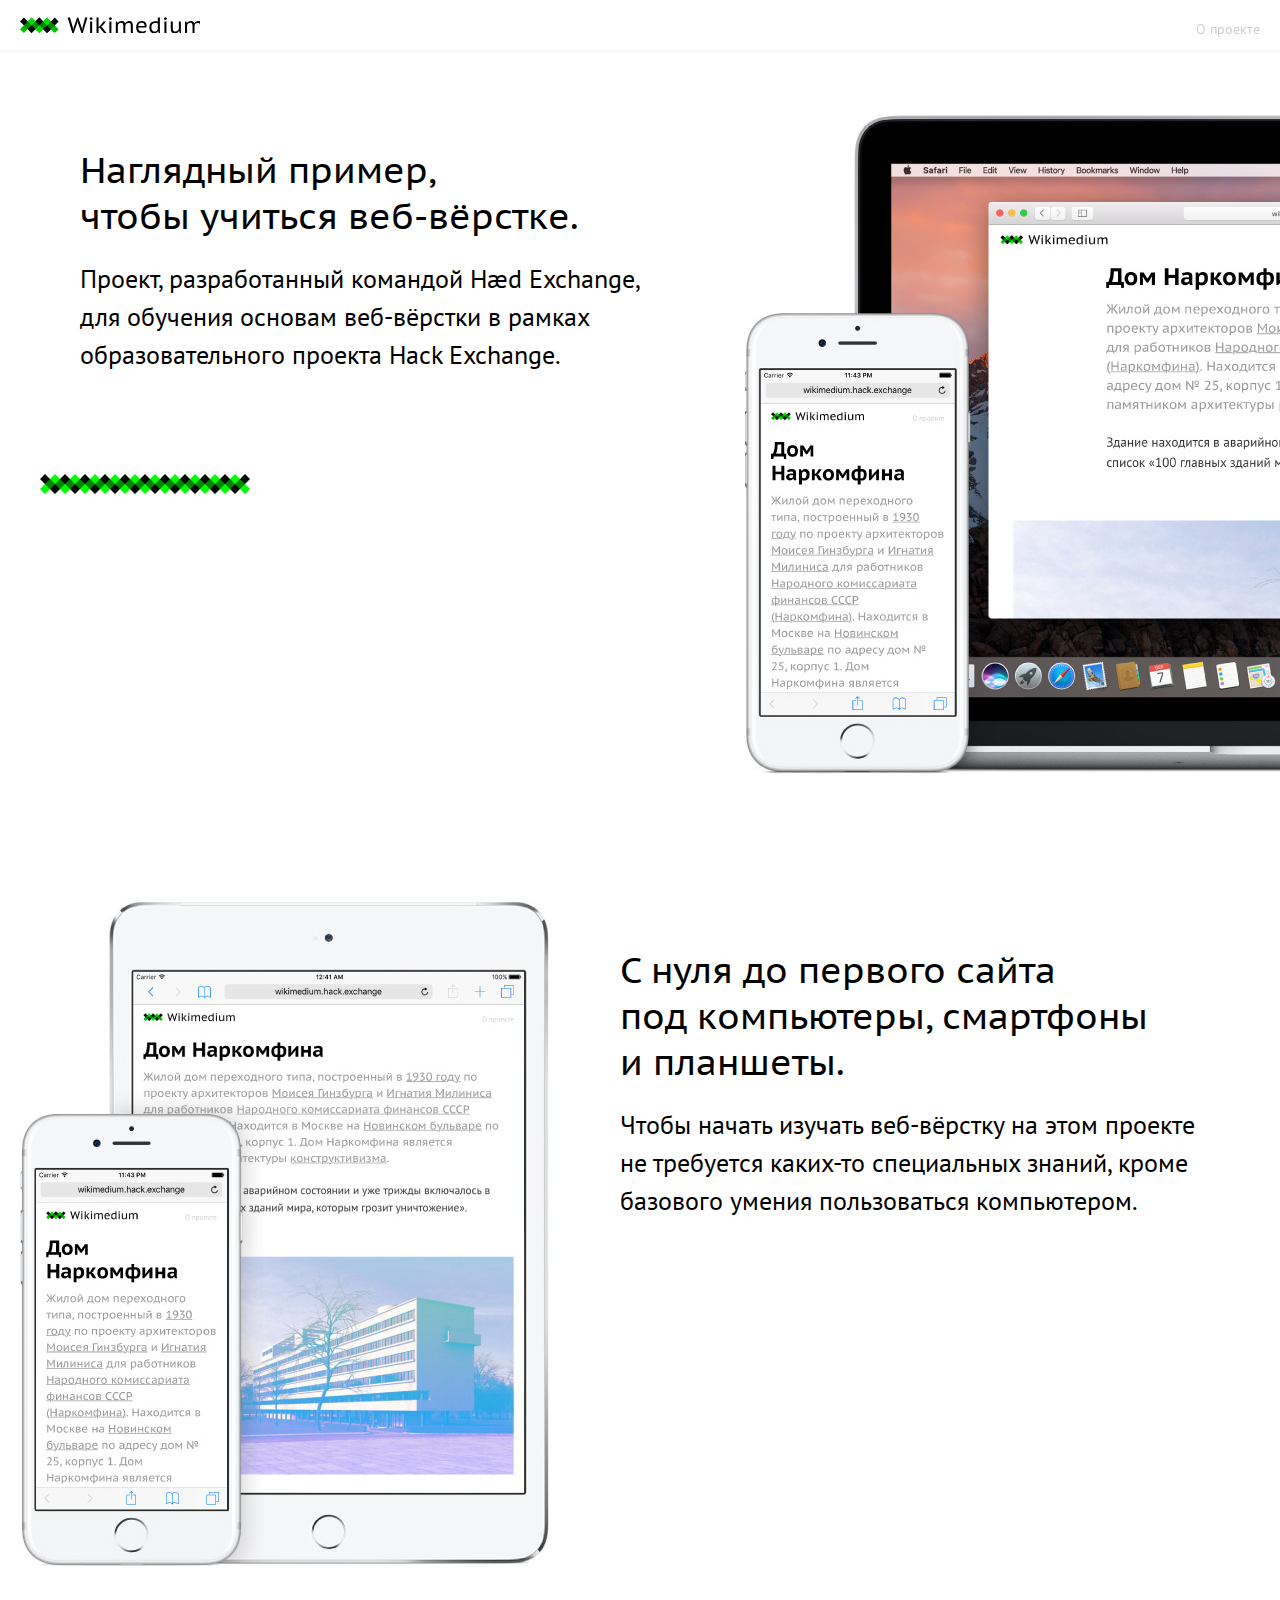
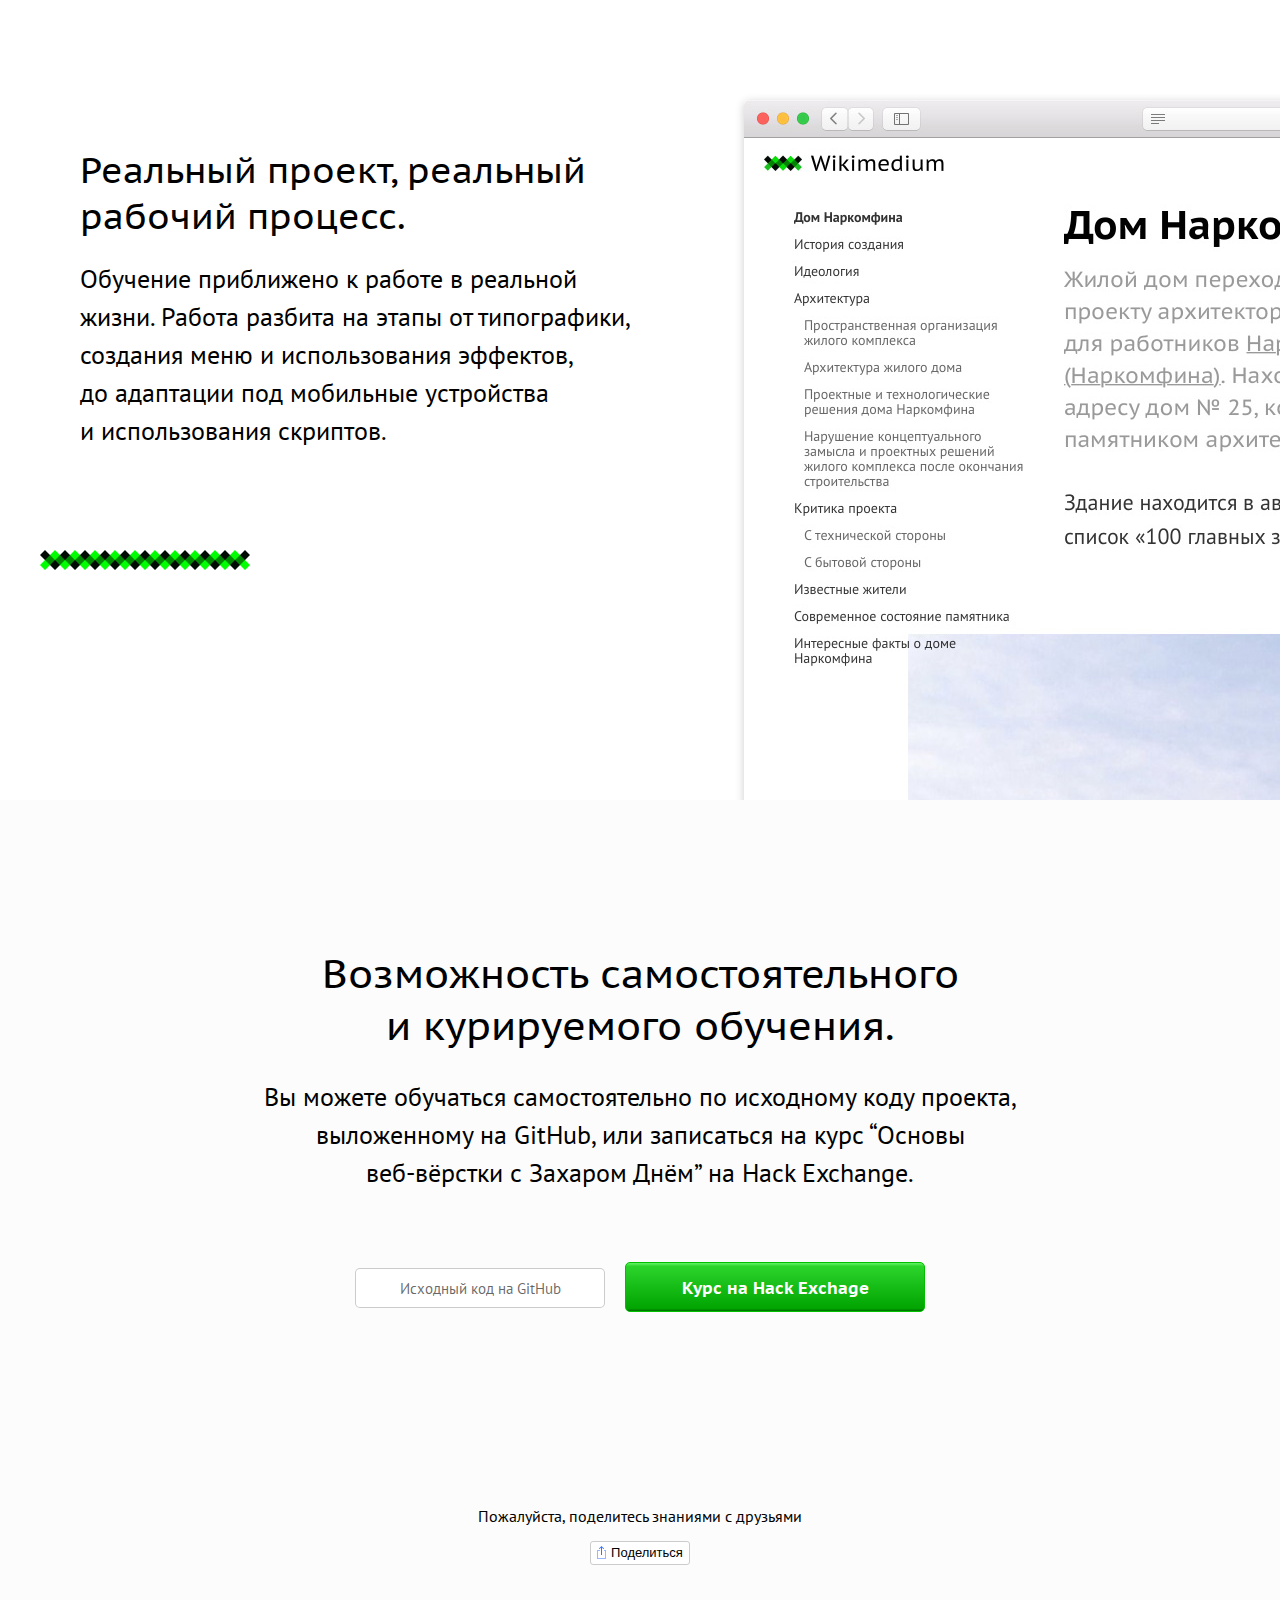
<file: index.html>
<!DOCTYPE html>
<html>
  <head>
    <meta charset="utf-8">
    <meta name="viewport" content="width=device-width">

    <title>Wikimedium — проект для изучения основ веб-вёрстки</title>

    <meta name="description" content="Проект, разработанный командой Hæd Exchange, для обучения основам веб-вёрстки в рамках образовательного проекта Hack Exchange.">
    <meta name="keywords" content="hack, exchange, html, css, javascript, hse, design, rap, yo, punk">

    <meta property="og:type"        content="website">
    <meta property="og:url"         content="http://wikimedium.hack.exchange/index.html">
    <meta property="og:title"       content="Wikimedium — проект для изучения основ веб-вёрстки">
    <meta property="og:description" content="Проект, разработанный командой Hæd Exchange, для обучения основам веб-вёрстки в рамках образовательного проекта Hack Exchange.">
    <meta property="og:image"       content="http://wikimedium.hack.exchange/images/share.png">

    <link rel="stylesheet" href="stylesheets/style.css">
    <link rel="icon" type="image/x-icon" href="favicon.ico" />
    <link rel="icon" type="image/png"    href="favicon.png" />

    <script src="javascripts/jquery-3.1.1.js" charset="utf-8"></script>
    <script src="javascripts/social-likes.min.js" charset="utf-8"></script>

  </head>
  <body class="landing">

    <nav class="menubar">
      <a class="logo" href="posts.html"></a>
      <a class="about" href="index.html">О проекте</a>
    </nav>

    <section class="landingWrapper">

      <section class="mainSection left">

        <section>
          <h2>
            Наглядный пример,<br>
            чтобы учиться веб-вёрстке.
          </h2>

          <p>
            Проект, разработанный командой Hæd Exchange,<br>
            для обучения основам веб-вёрстки в рамках<br>
            образовательного проекта Hack Exchange.
          </p>
          <figure></figure>
        </section>

        <figure class="mockup" id="mockup1"></figure>
      </section>

      <section class="mainSection right">

        <section>
          <h2>
            С нуля до первого сайта <br>
            под компьютеры, смартфоны<br>
            и планшеты.
          </h2>
          <p>
            Чтобы начать изучать веб-вёрстку на этом проекте<br>
            не требуется каких-то специальных знаний, кроме<br>
            базового умения пользоваться компьютером.
          </p>
          <figure></figure>
        </section>

        <figure class="mockup" id="mockup2"></figure>
      </section>

      <section class="mainSection left">

        <section>
          <h2>
            Реальный проект, реальный <br>
            рабочий процесс.
          </h2>
          <p>
            Обучение приближено к работе в реальной<br>
            жизни. Работа разбита на этапы от типографики,<br>
            создания меню и использования эффектов, <br>
            до адаптации под мобильные устройства <br>
            и использования скриптов.
          </p>
          <figure></figure>
        </section>

        <figure class="mockup" id="mockup3"></figure>
      </section>

      <section class="mainSection center">

        <section>
          <h2>
            Возможность самостоятельного<br>
            и курируемого обучения.
          </h2>
          <p>
            Вы можете обучаться самостоятельно по исходному<br class=compact>
            коду проекта,<br class=full>
            выложенному на GitHub, или записаться<br class=compact>
            на курс “Основы<br class=full>
            веб-вёрстки с Захаром Днём” на Hack Exchange.<br class=compact>
          </p>

          <nav>
            <a class="btn small white" target="_blank" href="https://github.com/ZakharDay/Wikimedium/tree/gh-pages">Исходный код на GitHub</a>
            <a class="btn large green" target="_blank" href="http://lessons.hack.exchange">Курс на Hack Exchage</a>
          </nav>
        </section>

        <footer>
          <p>Пожалуйста, поделитесь знаниями с друзьями</p>
          <div class="social-likes social-likes_single" data-url="http://wikimedium.hack.exchange/posts/index.html" data-single-title="Поделиться">
            <div class="facebook" title="Поделиться ссылкой на Фейсбуке">Facebook</div>
            <div class="twitter" title="Поделиться ссылкой в Твиттере">Twitter</div>
            <div class="vkontakte" title="Поделиться ссылкой во Вконтакте">Вконтакте</div>
            <div class="odnoklassniki" title="Поделиться ссылкой в Одноклассниках">Одноклассники</div>
          </div>
        </footer>

      </section>

    </section>

  </body>
</html>
</file>
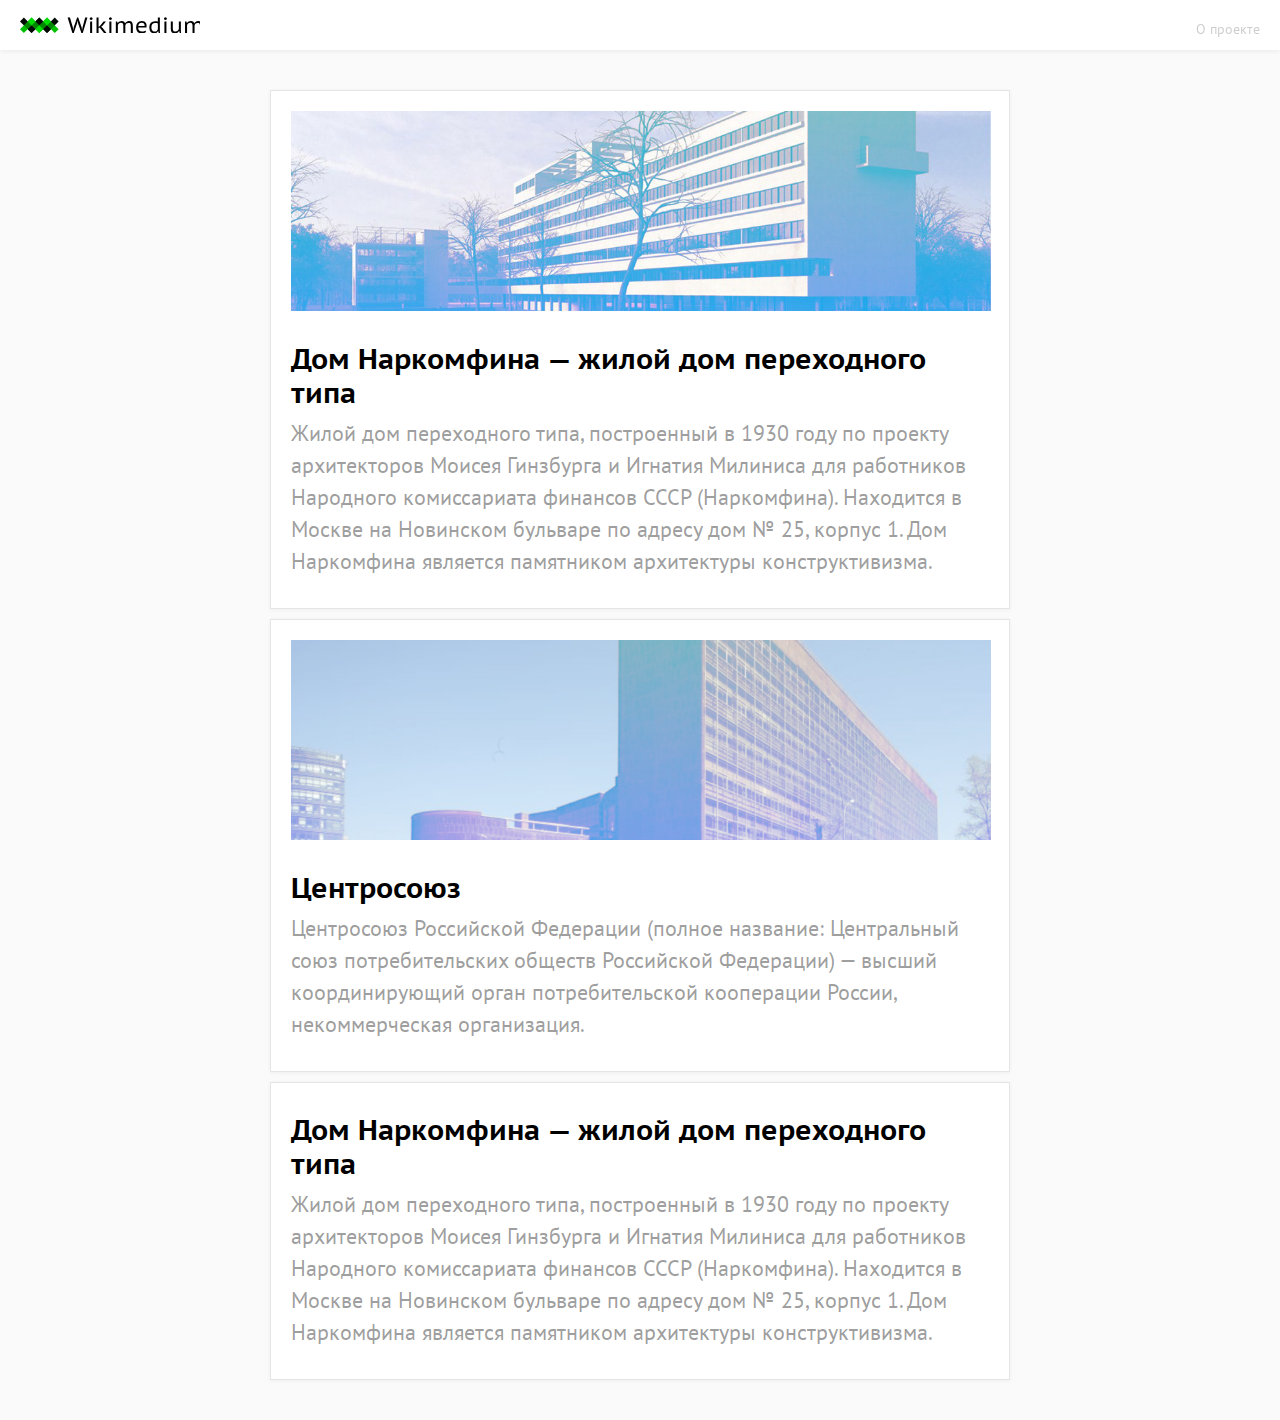
<file: posts.html>
<!DOCTYPE html>
<html>
  <head>
    <meta charset="utf-8">
    <meta name="viewport" content="width=device-width">

    <title>Посты - Wikimedium</title>

    <meta name="description" content="Статьи из Википедии, свёрстанные студентами, для обучения основам веб-вёрстки в рамках образовательного проекта Hack Exchange.">
    <meta name="keywords" content="hack, exchange, html, css, javascript, hse, design, rap, yo, punk">

    <meta property="og:type"        content="website">
    <meta property="og:url"         content="http://wikimedium.hack.exchange/posts.html">
    <meta property="og:title"       content="Посты - Wikimedium">
    <meta property="og:description" content="Статьи из Википедии, свёрстанные студентами, для обучения основам веб-вёрстки в рамках образовательного проекта Hack Exchange.">
    <meta property="og:image"       content="http://wikimedium.hack.exchange/images/share.png">


    <link rel="stylesheet" href="stylesheets/style.css">

  </head>
  <body class="posts">

    <nav class="menubar">
      <a class="logo" href="posts.html"></a>
      <a class="about" href="index.html">О проекте</a>
    </nav>

    <section class="postsFeed">
      <a href="posts/narkomfin.html">
        <figure style ="background-image: url(images/posts/narkomfin.jpg)"></figure>
          <h2>Дом Наркомфина — жилой дом переходного типа</h2>
          <p>Жилой дом переходного типа, построенный в 1930 году по проекту архитекторов Моисея Гинзбурга и Игнатия Милиниса для работников Народного комиссариата финансов СССР (Наркомфина). Находится в Москве на Новинском бульваре по адресу дом № 25, корпус 1. Дом Наркомфина является памятником архитектуры конструктивизма.</p>
      </a>

      <a href="posts/centrsouz.html">
        <figure style ="background-image: url(images/posts/centrosouz.jpg)"></figure>
          <h2>Центросоюз</h2>
          <p>Центросоюз Российской Федерации (полное название: Центральный союз потребительских обществ Российской Федерации) — высший координирующий орган потребительской кооперации России, некоммерческая организация.</p>
      </a>

      <a href="#">
          <h2>Дом Наркомфина — жилой дом переходного типа</h2>
          <p>Жилой дом переходного типа, построенный в 1930 году по проекту архитекторов Моисея Гинзбурга и Игнатия Милиниса для работников Народного комиссариата финансов СССР (Наркомфина). Находится в Москве на Новинском бульваре по адресу дом № 25, корпус 1. Дом Наркомфина является памятником архитектуры конструктивизма.</p>
      </a>
    </section>

  </body>
</html>
</file>
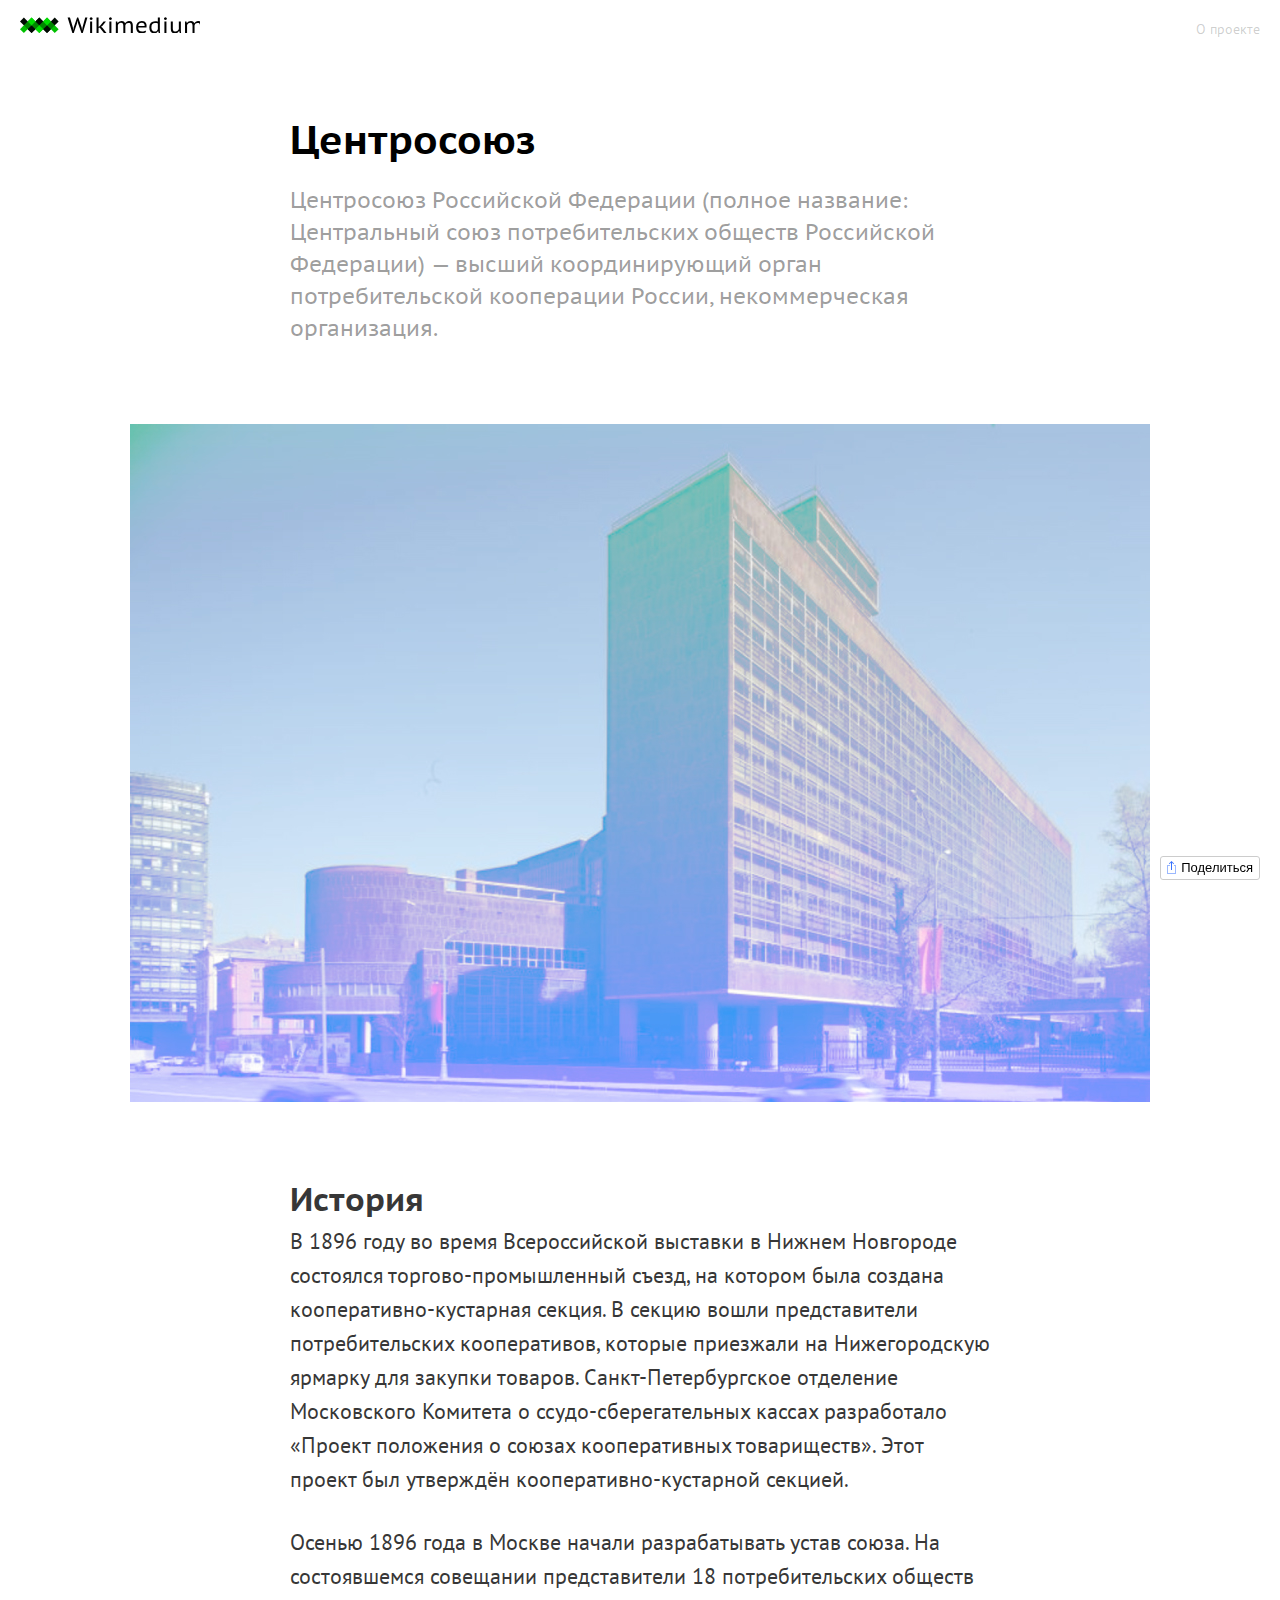
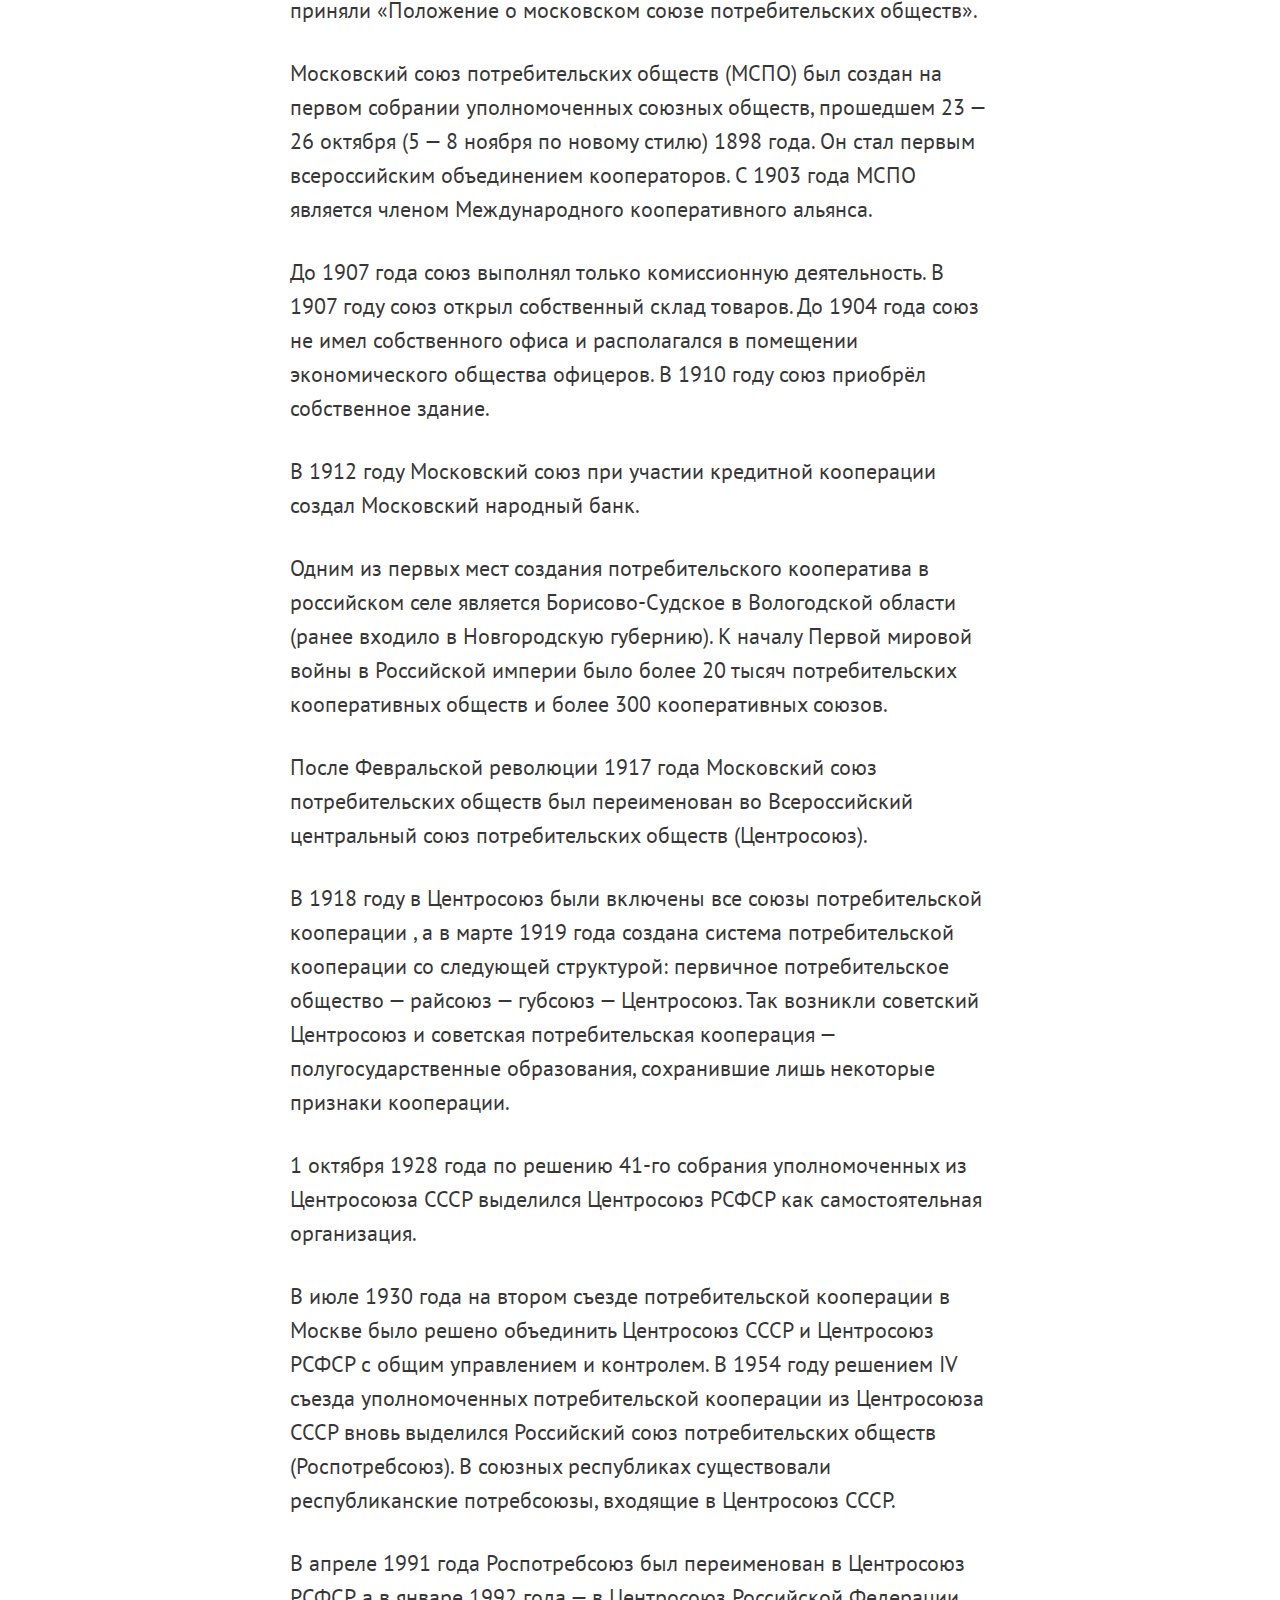
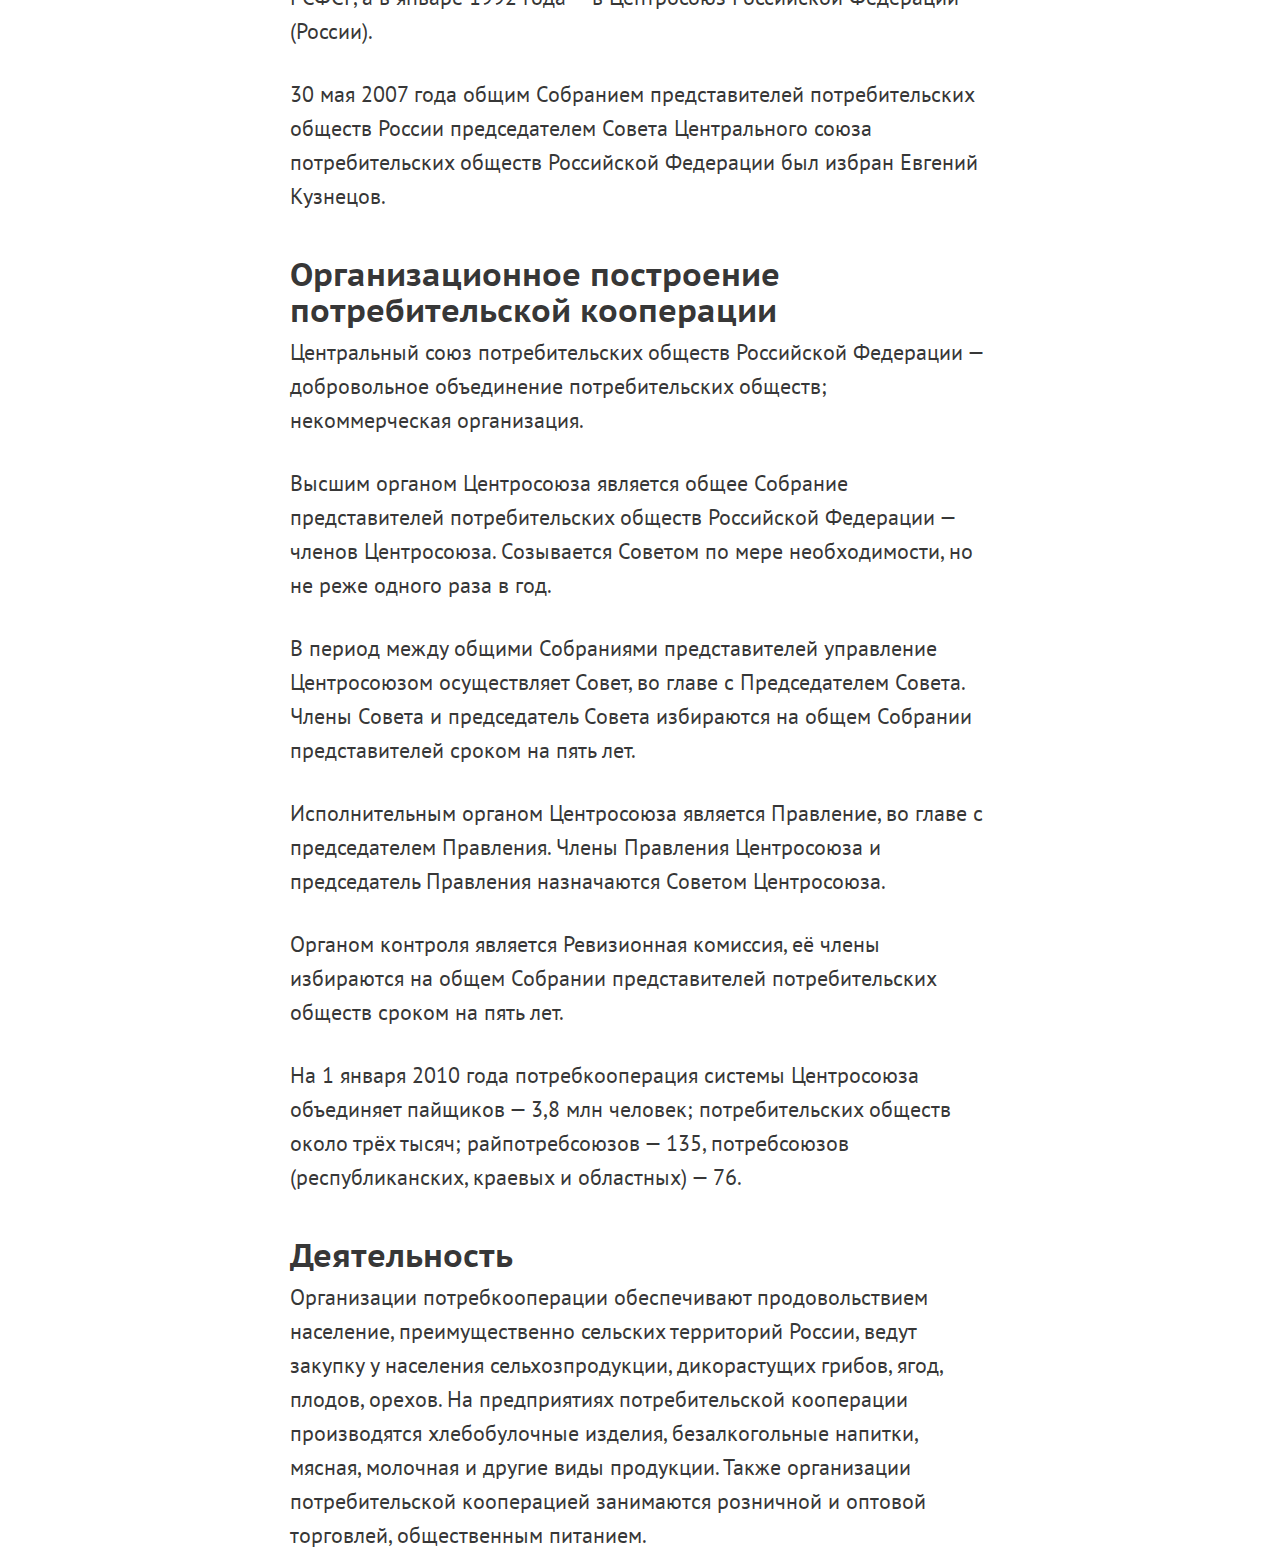
<file: posts/centrsouz.html>
<!DOCTYPE html>
<html>
  <head>
    <meta charset="utf-8">
    <meta name="viewport" content="width=device-width">

    <title>Здание Центросоюза — Wikimedium</title>

    <meta name="description" content="Статья здание Центросоюза из Википедии, свёрстанная студентами, для обучения основам веб-вёрстки в рамках образовательного проекта Hack Exchange.">
    <meta name="keywords" content="hack, exchange, html, css, javascript, hse, design, rap, yo, punk">

    <meta property="og:type" content="article">
    <meta property="og:url" content="http://wikimedium.hack.exchange/posts/centrosouz.html">
    <meta property="og:title" content="Здание Центросоюза — Wikimedium">
    <meta property="og:description" content="Статья здание Центросоюза из Википедии, свёрстанная студентами, для обучения основам веб-вёрстки в рамках образовательного проекта Hack Exchange.">
    <meta property="og:image" content="http://wikimedium.hack.exchange/images/posts/centrosouz.jpg">

    <link rel="icon" type="image/x-icon" href="../favicon.ico" />
    <link rel="icon" type="image/png"    href="../favicon.png" />

    <link rel="stylesheet" href="../stylesheets/style.css">
    <script src="../javascripts/jquery-3.1.1.js" charset="utf-8"></script>
    <script src="../javascripts/sidebar.js" charset="utf-8"></script>
    <script src="../javascripts/social-likes.min.js" charset="utf-8"></script>
  </head>

  <body>

    <nav class="menubar">
      <a class="logo" href="../posts.html"></a>
      <a class="about" href="../index.html">О проекте</a>
    </nav>

    <nav class="sidebar">
      <ul>
        <li>
          <a href="#s1">Центросоюз</a>
        </li>
        <li>
          <a href="#s2">История</a>
        </li>
        <li><a href="#s3">Организационное построение потребительской кооперации</a>
        </li>
        <li><a href="#s4">Деятельность</a>
        </li>
      </ul>
    </nav>

    <article>
      <h1 id="s1">Центросоюз</h1>
      <p>Центросоюз Российской Федерации (полное название: Центральный союз потребительских обществ Российской Федерации) — высший координирующий орган потребительской кооперации России, некоммерческая организация.</p>

      <img src="../images/posts/centrosouz.jpg" alt="Центросоюз" />

      <h2 id="s2">История</h2>
      <p>В 1896 году во время Всероссийской выставки в <a href="https://ru.wikipedia.org/wiki/%D0%9D%D0%B8%D0%B6%D0%BD%D0%B8%D0%B9_%D0%9D%D0%BE%D0%B2%D0%B3%D0%BE%D1%80%D0%BE%D0%B4">Нижнем Новгороде</a> состоялся торгово-промышленный съезд, на котором была создана кооперативно-кустарная секция. В секцию вошли представители потребительских кооперативов, которые приезжали на Нижегородскую ярмарку для закупки товаров. Санкт-Петербургское отделение Московского Комитета о ссудо-сберегательных кассах разработало «Проект положения о союзах кооперативных товариществ». Этот проект был утверждён кооперативно-кустарной секцией.</p>
      <p>Осенью 1896 года в <a href="https://ru.wikipedia.org/wiki/%D0%9C%D0%BE%D1%81%D0%BA%D0%B2%D0%B0">Москве</a> начали разрабатывать устав союза. На состоявшемся совещании представители 18 потребительских обществ приняли «Положение о московском союзе потребительских обществ».</p>
      <p>Московский союз потребительских обществ (МСПО) был создан на первом собрании уполномоченных союзных обществ, прошедшем 23 — 26 октября (5 — 8 ноября по новому стилю) <a href="https://ru.wikipedia.org/wiki/1898_%D0%B3%D0%BE%D0%B4">1898</a> года. Он стал первым всероссийским объединением кооператоров. С 1903 года МСПО является членом Международного кооперативного альянса.</p>
      <p>До 1907 года союз выполнял только комиссионную деятельность. В 1907 году союз открыл собственный склад товаров. До 1904 года союз не имел собственного офиса и располагался в помещении экономического общества офицеров. В 1910 году союз приобрёл собственное здание.</p>
      <p>В 1912 году Московский союз при участии кредитной кооперации создал Московский народный банк.</p>
      <p>Одним из первых мест создания потребительского кооператива в российском селе является <a href="https://ru.wikipedia.org/wiki/%D0%91%D0%BE%D1%80%D0%B8%D1%81%D0%BE%D0%B2%D0%BE-%D0%A1%D1%83%D0%B4%D1%81%D0%BA%D0%BE%D0%B5">Борисово-Судское</a> в Вологодской области (ранее входило в Новгородскую губернию). К началу Первой мировой войны в Российской империи было более 20 тысяч потребительских кооперативных обществ и более 300 кооперативных союзов.</p>
      <p>После <a href="https://ru.wikipedia.org/wiki/%D0%A4%D0%B5%D0%B2%D1%80%D0%B0%D0%BB%D1%8C%D1%81%D0%BA%D0%B0%D1%8F_%D1%80%D0%B5%D0%B2%D0%BE%D0%BB%D1%8E%D1%86%D0%B8%D1%8F">Февральской революции</a> 1917 года Московский союз потребительских обществ был переименован во Всероссийский центральный союз потребительских обществ (Центросоюз).</p>
      <p>В 1918 году в Центросоюз были включены все союзы <a href="https://ru.wikipedia.org/wiki/%D0%9F%D0%BE%D1%82%D1%80%D0%B5%D0%B1%D0%B8%D1%82%D0%B5%D0%BB%D1%8C%D1%81%D0%BA%D0%B8%D0%B9_%D0%BA%D0%BE%D0%BE%D0%BF%D0%B5%D1%80%D0%B0%D1%82%D0%B8%D0%B2">потребительской кооперации</a> , а в марте 1919 года создана система потребительской кооперации со следующей структурой: первичное потребительское общество — райсоюз — губсоюз — Центросоюз. Так возникли советский Центросоюз и советская потребительская кооперация — полугосударственные образования, сохранившие лишь некоторые признаки кооперации.</p>
      <p>1 октября 1928 года по решению 41-го собрания уполномоченных из Центросоюза СССР выделился Центросоюз РСФСР как самостоятельная организация.</p>
      <p>В июле 1930 года на втором съезде потребительской кооперации в Москве было решено объединить Центросоюз СССР и Центросоюз РСФСР с общим управлением и контролем. В 1954 году решением IV съезда уполномоченных потребительской кооперации из Центросоюза СССР вновь выделился Российский союз потребительских обществ (Роспотребсоюз). В союзных республиках существовали республиканские потребсоюзы, входящие в Центросоюз СССР.</p>
      <p>В апреле 1991 года Роспотребсоюз был переименован в Центросоюз РСФСР, а в январе 1992 года — в Центросоюз Российской Федерации (России).</p>
      <p>30 мая 2007 года общим Собранием представителей потребительских обществ России <a href="http://www.rus.coop/union/89590/95348">председателем Совета</a> Центрального союза потребительских обществ Российской Федерации был избран <a href="https://ru.wikipedia.org/wiki/%D0%9A%D1%83%D0%B7%D0%BD%D0%B5%D1%86%D0%BE%D0%B2,_%D0%95%D0%B2%D0%B3%D0%B5%D0%BD%D0%B8%D0%B9_%D0%9D%D0%B8%D0%BA%D0%BE%D0%BB%D0%B0%D0%B5%D0%B2%D0%B8%D1%87_(%D0%BF%D0%BE%D0%BB%D0%B8%D1%82%D0%B8%D0%BA)">Евгений Кузнецов</a>.</p>


      <h2 id="s3">Организационное построение потребительской кооперации</h2>
      <p>Центральный союз потребительских обществ Российской Федерации — добровольное объединение потребительских обществ; некоммерческая организация.</p>
      <p>Высшим органом Центросоюза является общее Собрание представителей потребительских обществ Российской Федерации — членов Центросоюза. Созывается Советом по мере необходимости, но не реже одного раза в год.</p>
      <p>В период между общими Собраниями представителей управление Центросоюзом осуществляет Совет, во главе с Председателем Совета. Члены Совета и председатель Совета избираются на общем Собрании представителей сроком на пять лет.</p>
      <p>Исполнительным органом Центросоюза является Правление, во главе с председателем Правления. Члены Правления Центросоюза и председатель Правления назначаются Советом Центросоюза.</p>
      <p>Органом контроля является Ревизионная комиссия, её члены избираются на общем Собрании представителей потребительских обществ сроком на пять лет.</p>
      <p>На 1 января 2010 года потребкооперация системы Центросоюза объединяет пайщиков — 3,8 млн человек; потребительских обществ около трёх тысяч; райпотребсоюзов — 135, потребсоюзов (республиканских, краевых и областных) — 76.</p>

      <h2 id="s4">Деятельность</h2>
      <p>Организации потребкооперации обеспечивают продовольствием население, преимущественно сельских территорий России, ведут закупку у населения сельхозпродукции, дикорастущих грибов, ягод, плодов, орехов. На предприятиях потребительской кооперации производятся хлебобулочные изделия, безалкогольные напитки, мясная, молочная и другие виды продукции. Также организации потребительской кооперацией занимаются розничной и оптовой торговлей, общественным питанием.</p>

    </article>

    <footer class="share">
      <div class="social-likes social-likes_single" data-url="http://wikimedium.hack.exchange/images/posts/centrosouz.jpg" data-single-title="Поделиться">
      	<div class="facebook" title="Поделиться ссылкой на Фейсбуке">Facebook</div>
      	<div class="twitter" title="Поделиться ссылкой в Твиттере">Twitter</div>
      	<div class="vkontakte" title="Поделиться ссылкой во Вконтакте">Вконтакте</div>
      	<div class="odnoklassniki" title="Поделиться ссылкой в Одноклассниках">Одноклассники</div>
      </div>
    </footer>

  </body>
</html>
</file>
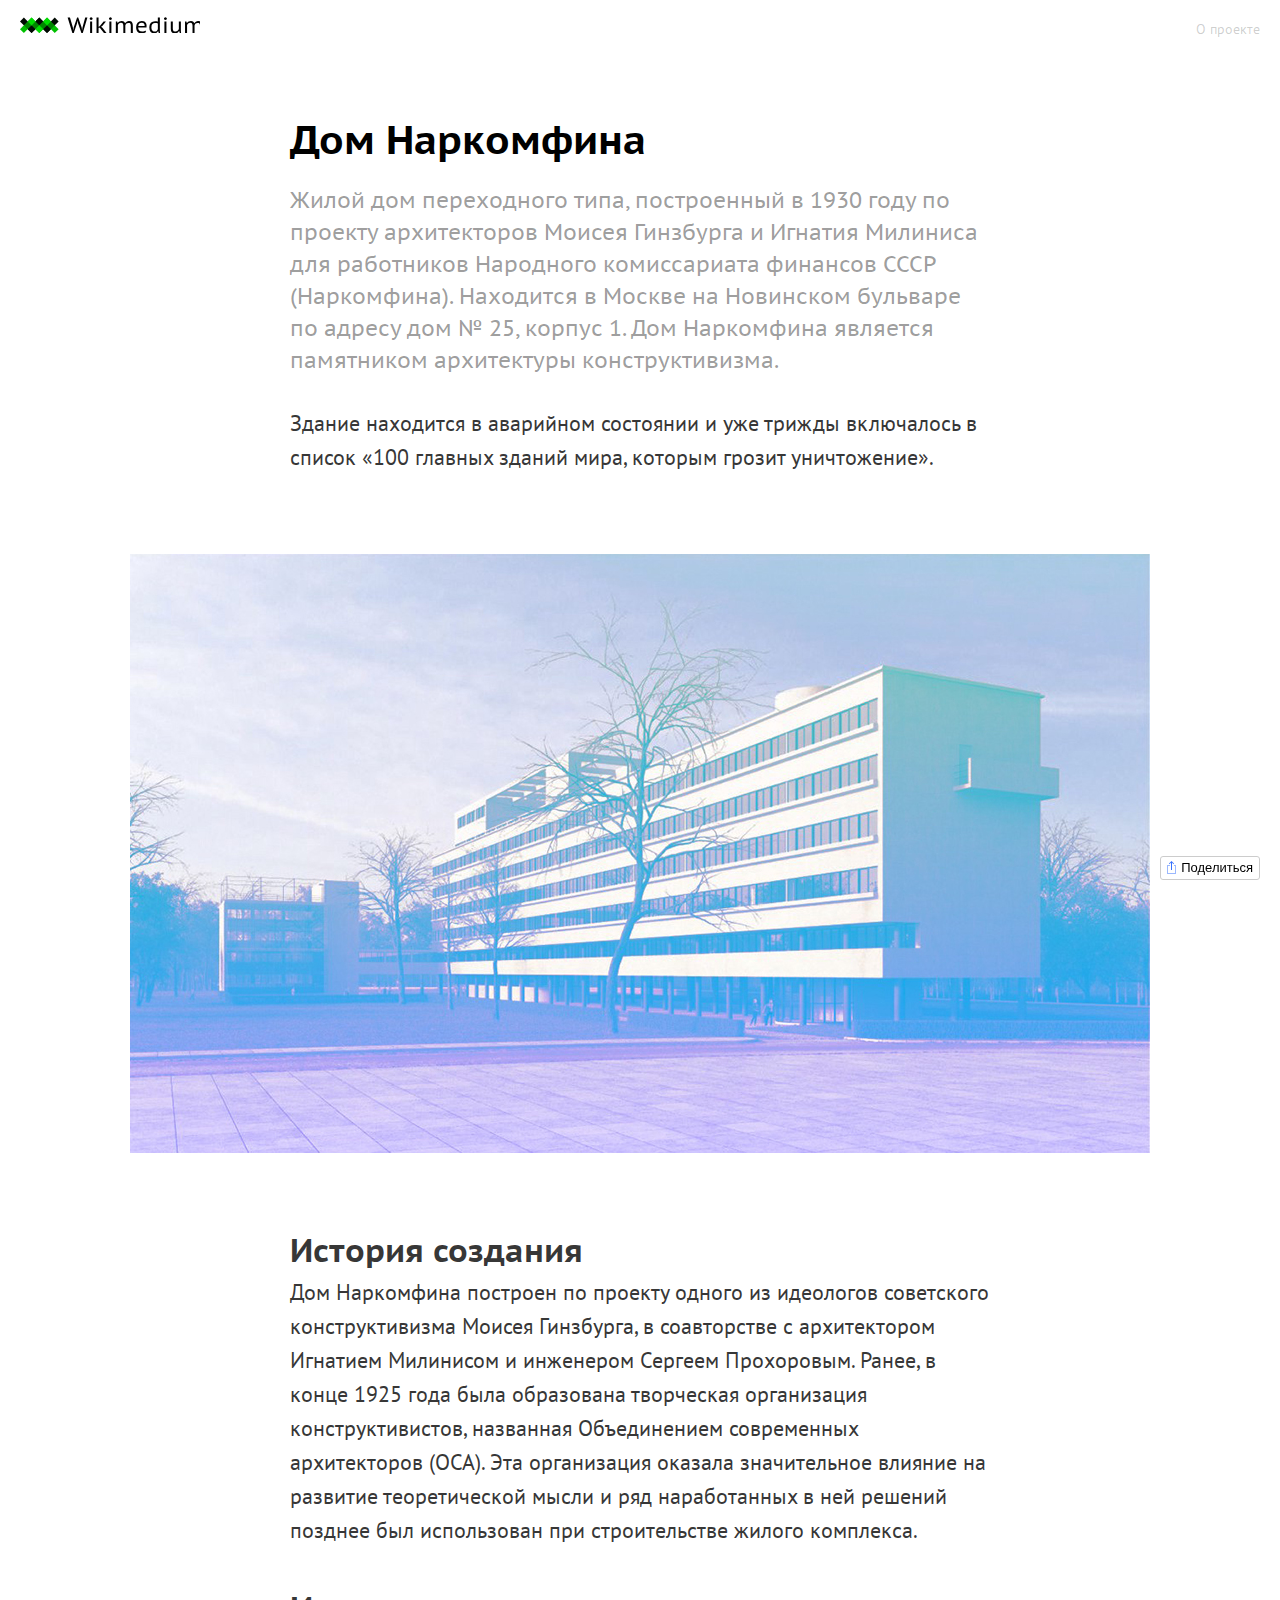
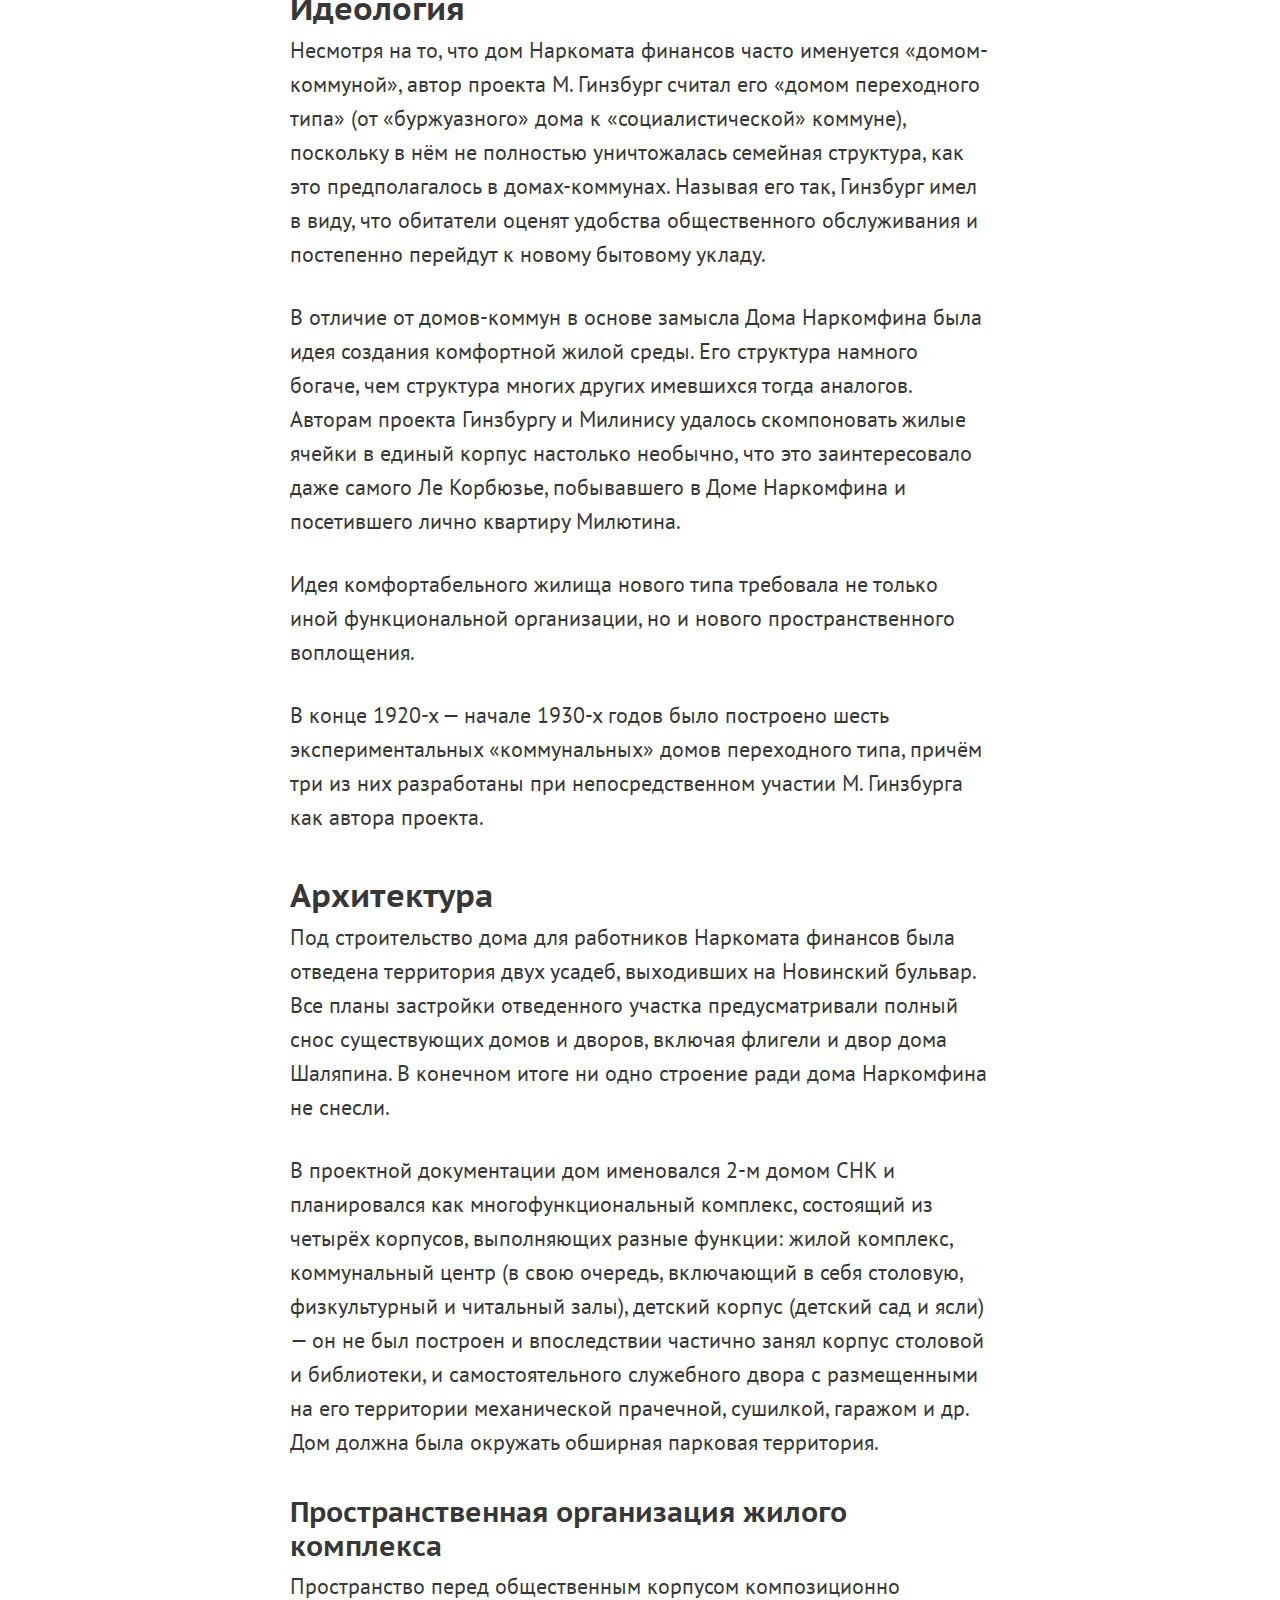
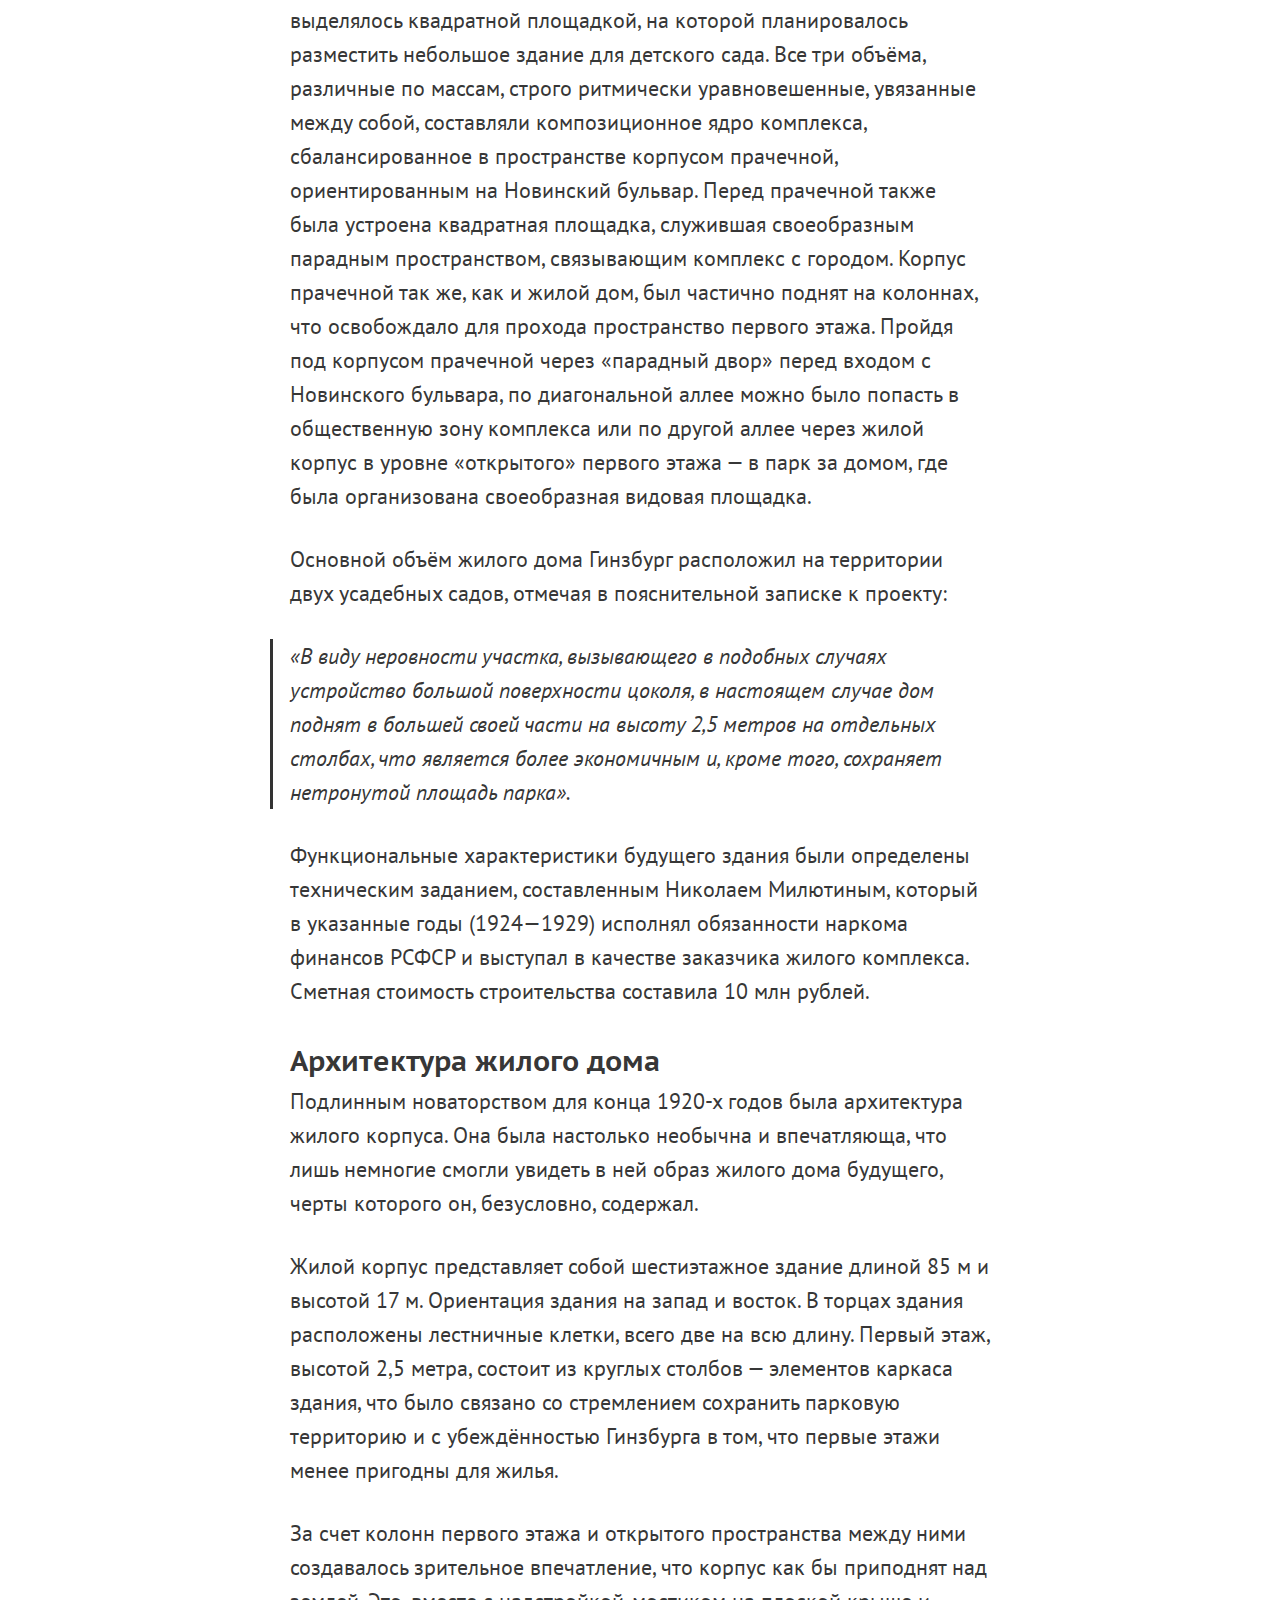
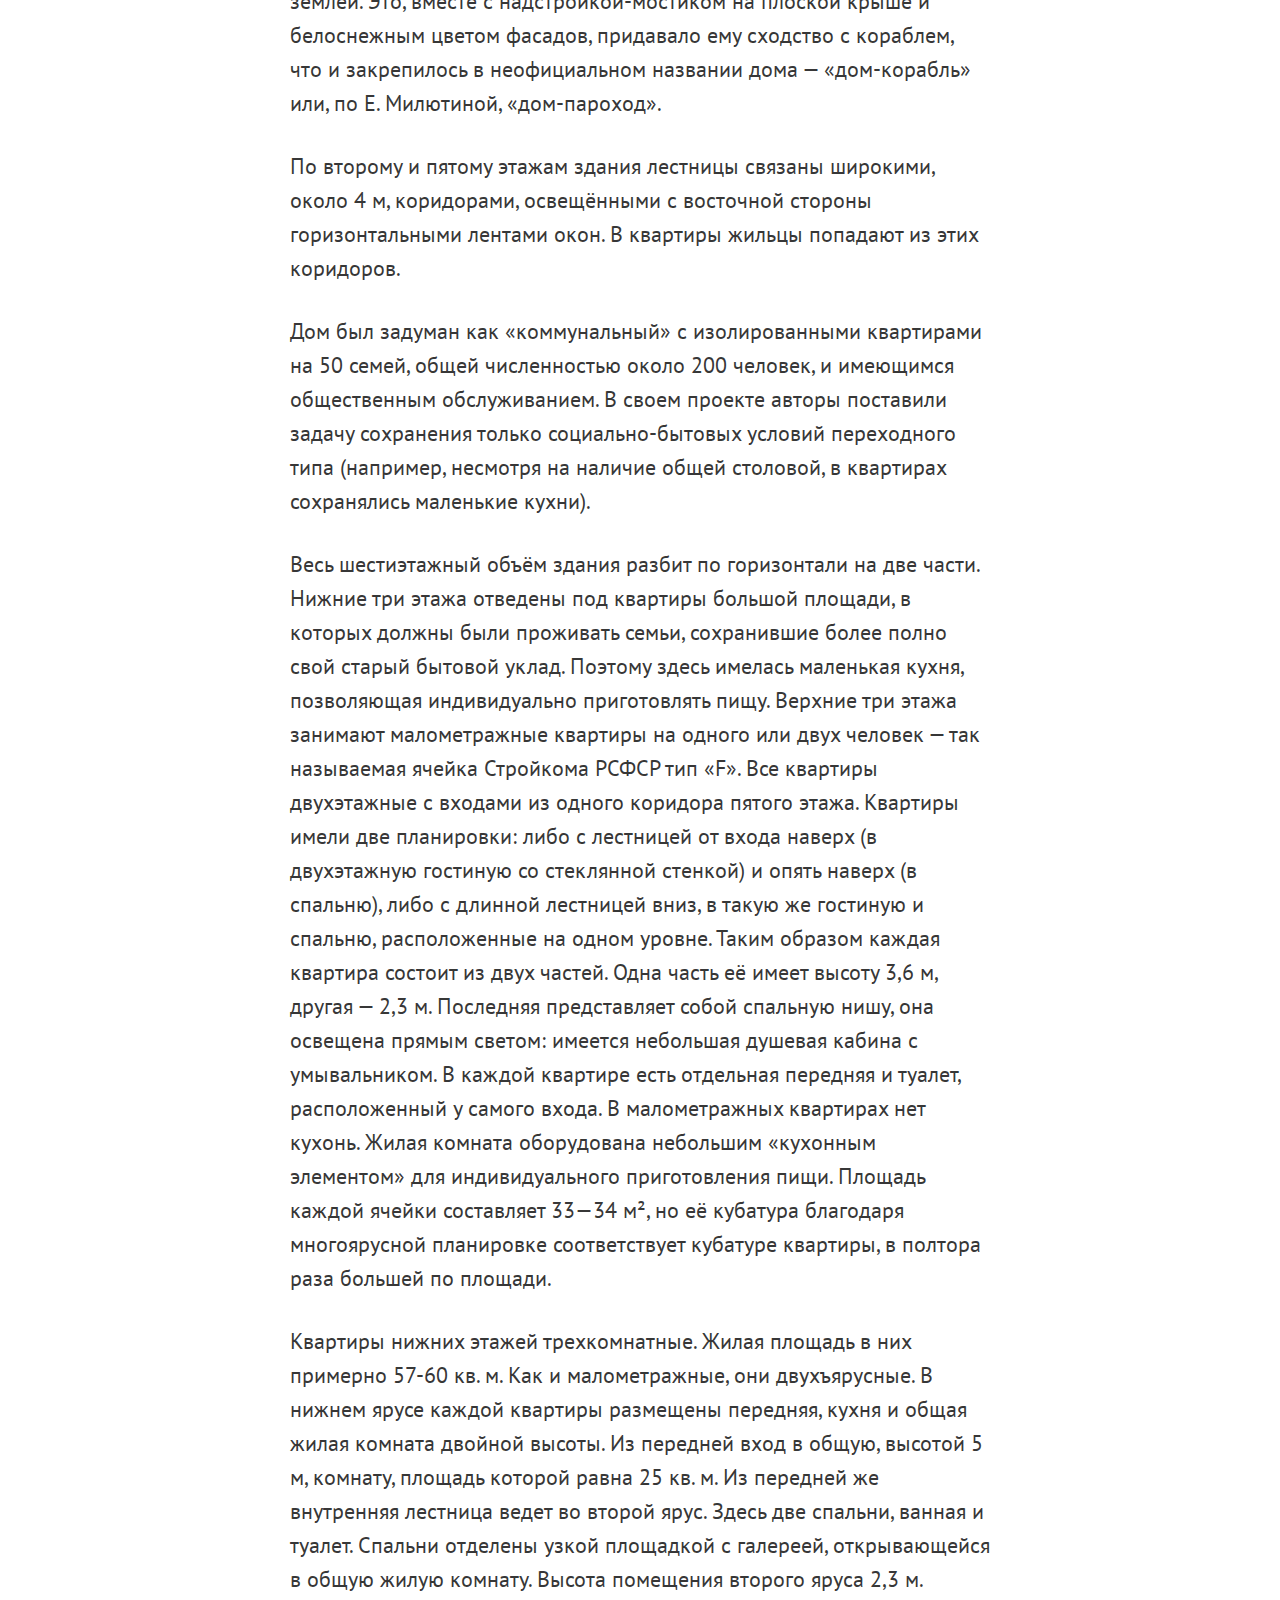
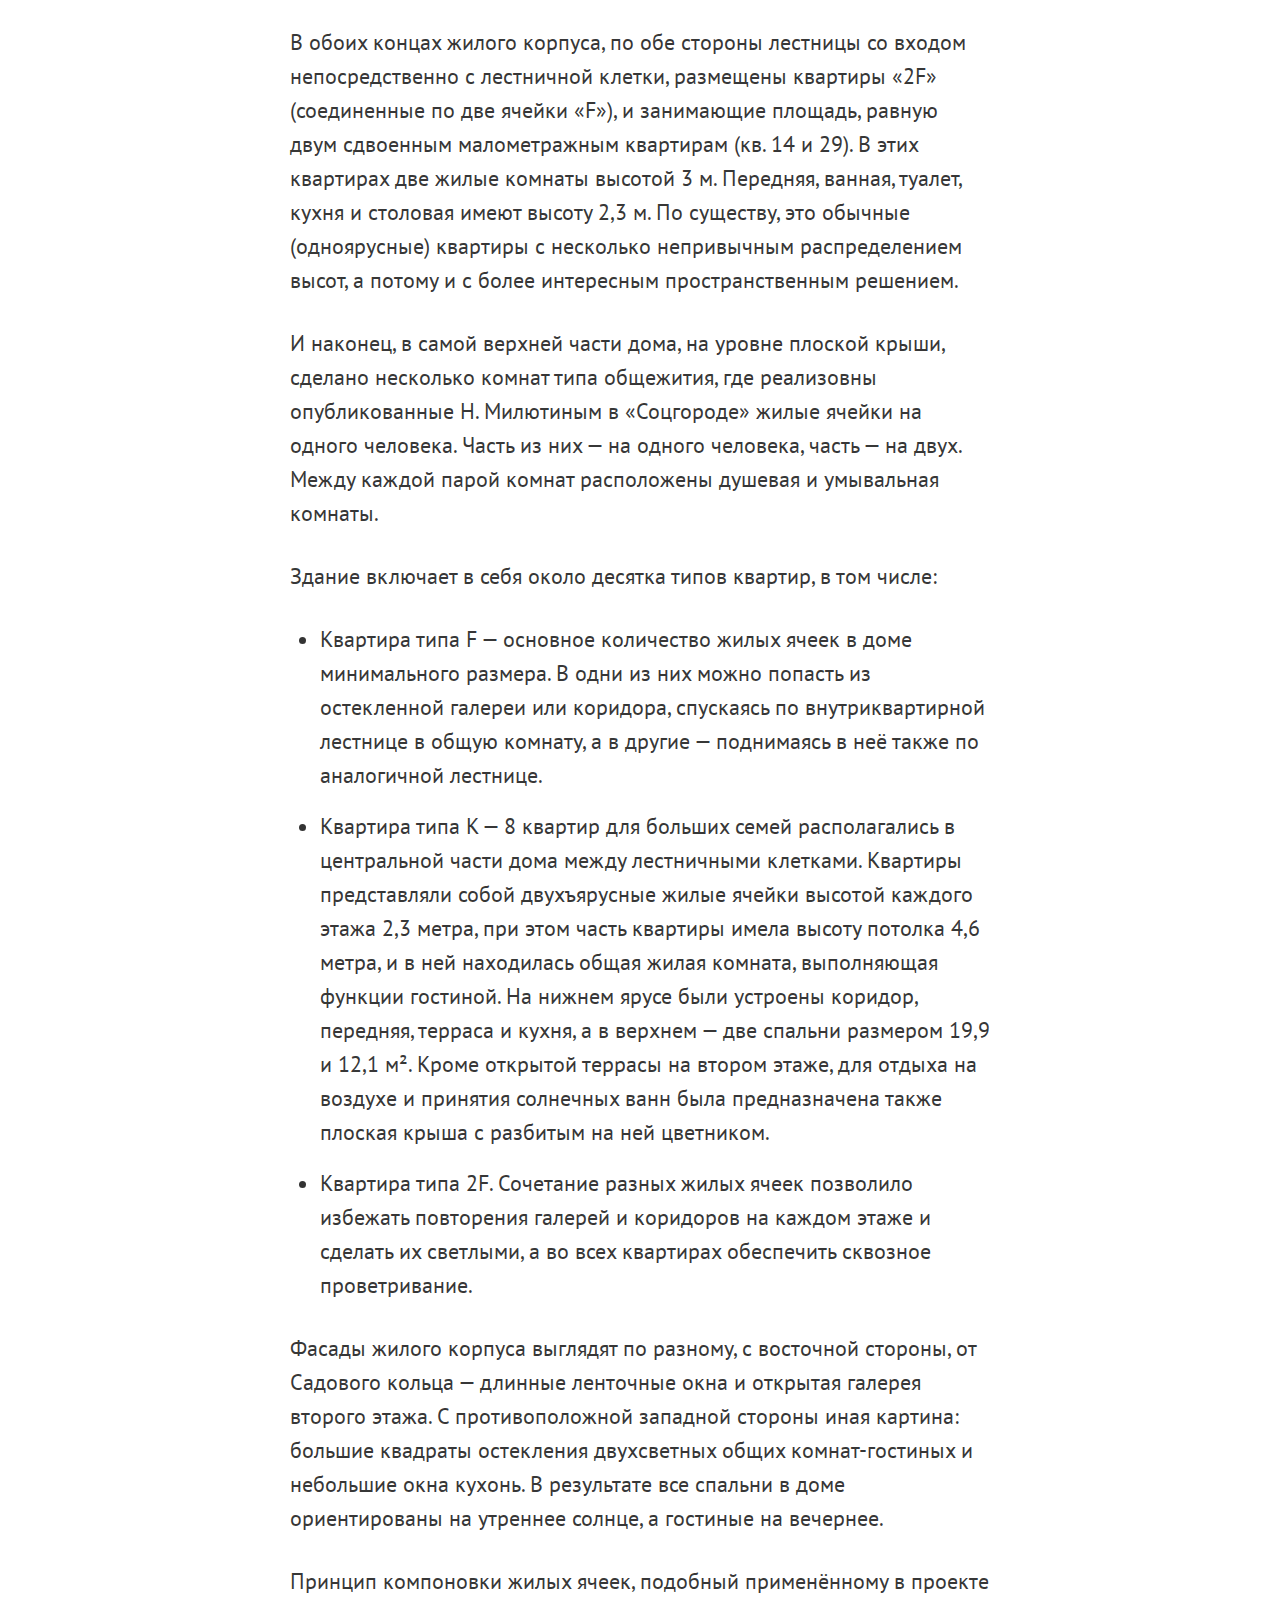
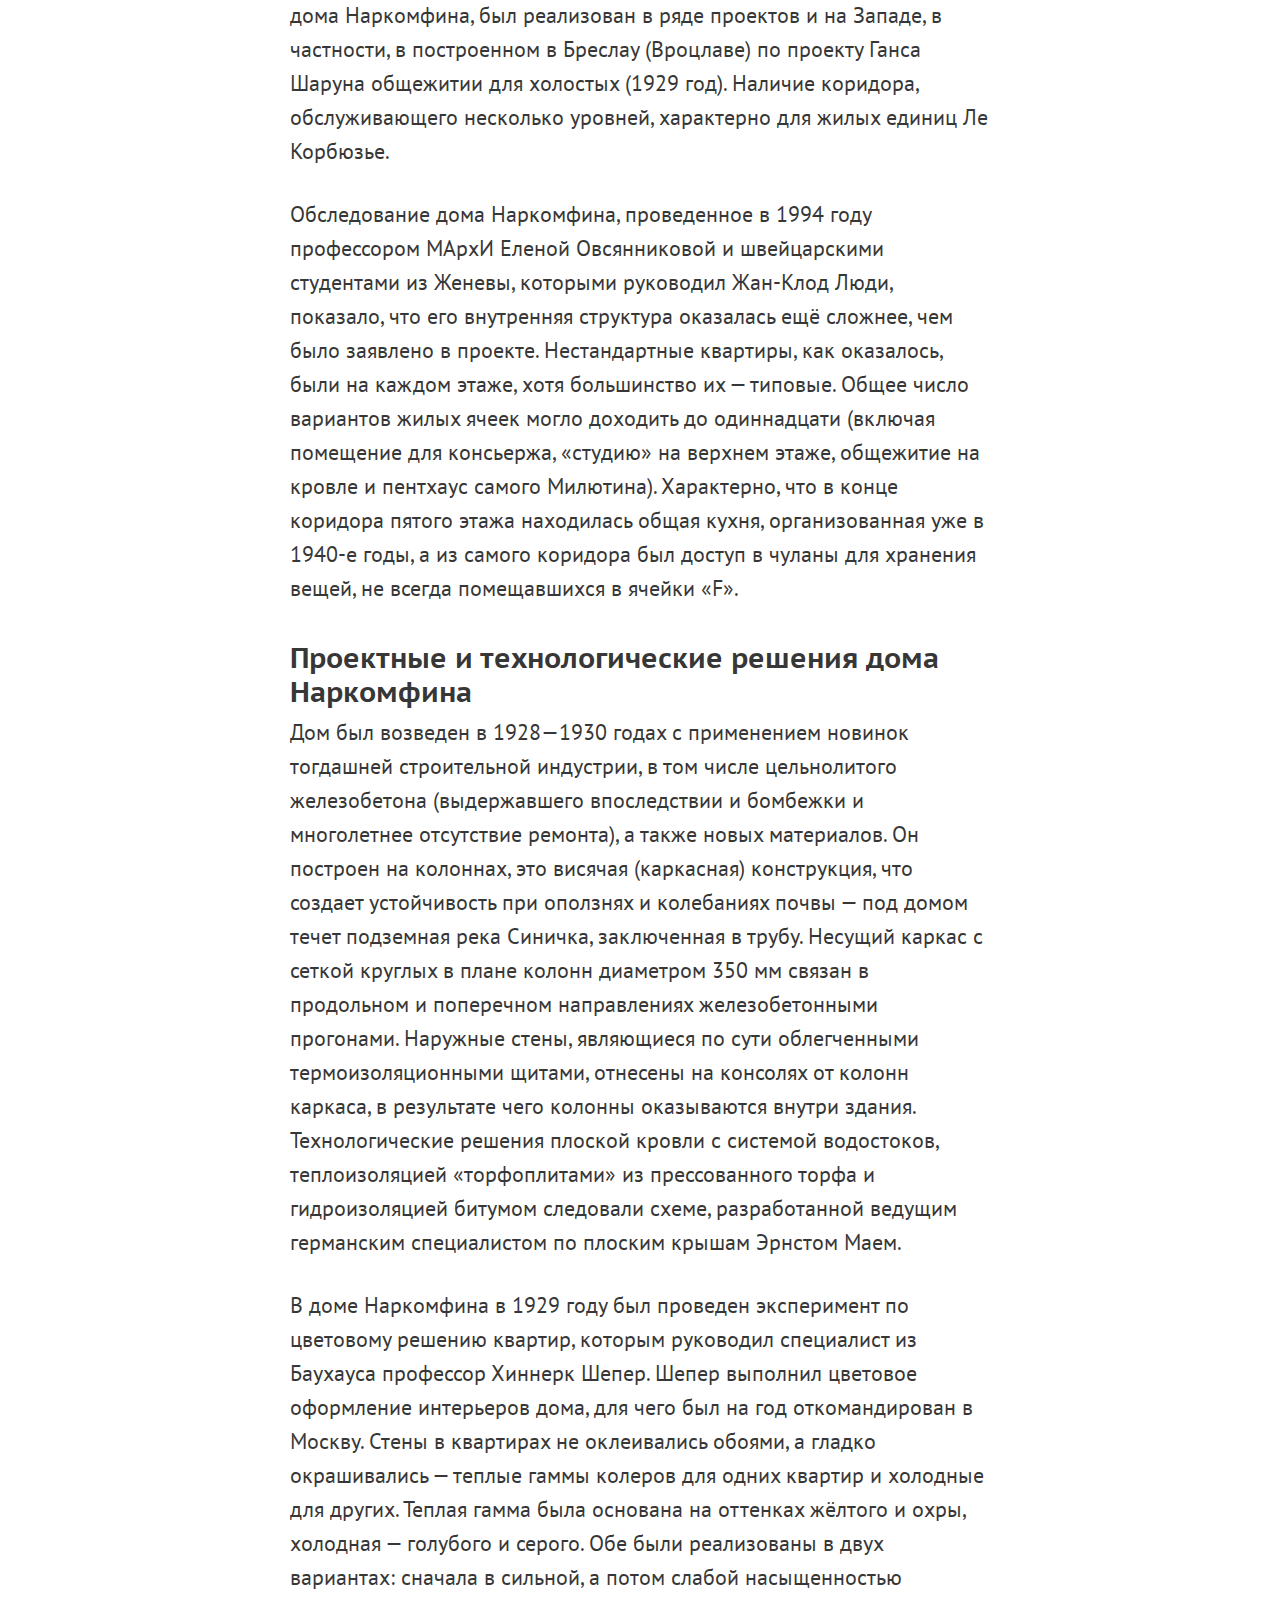
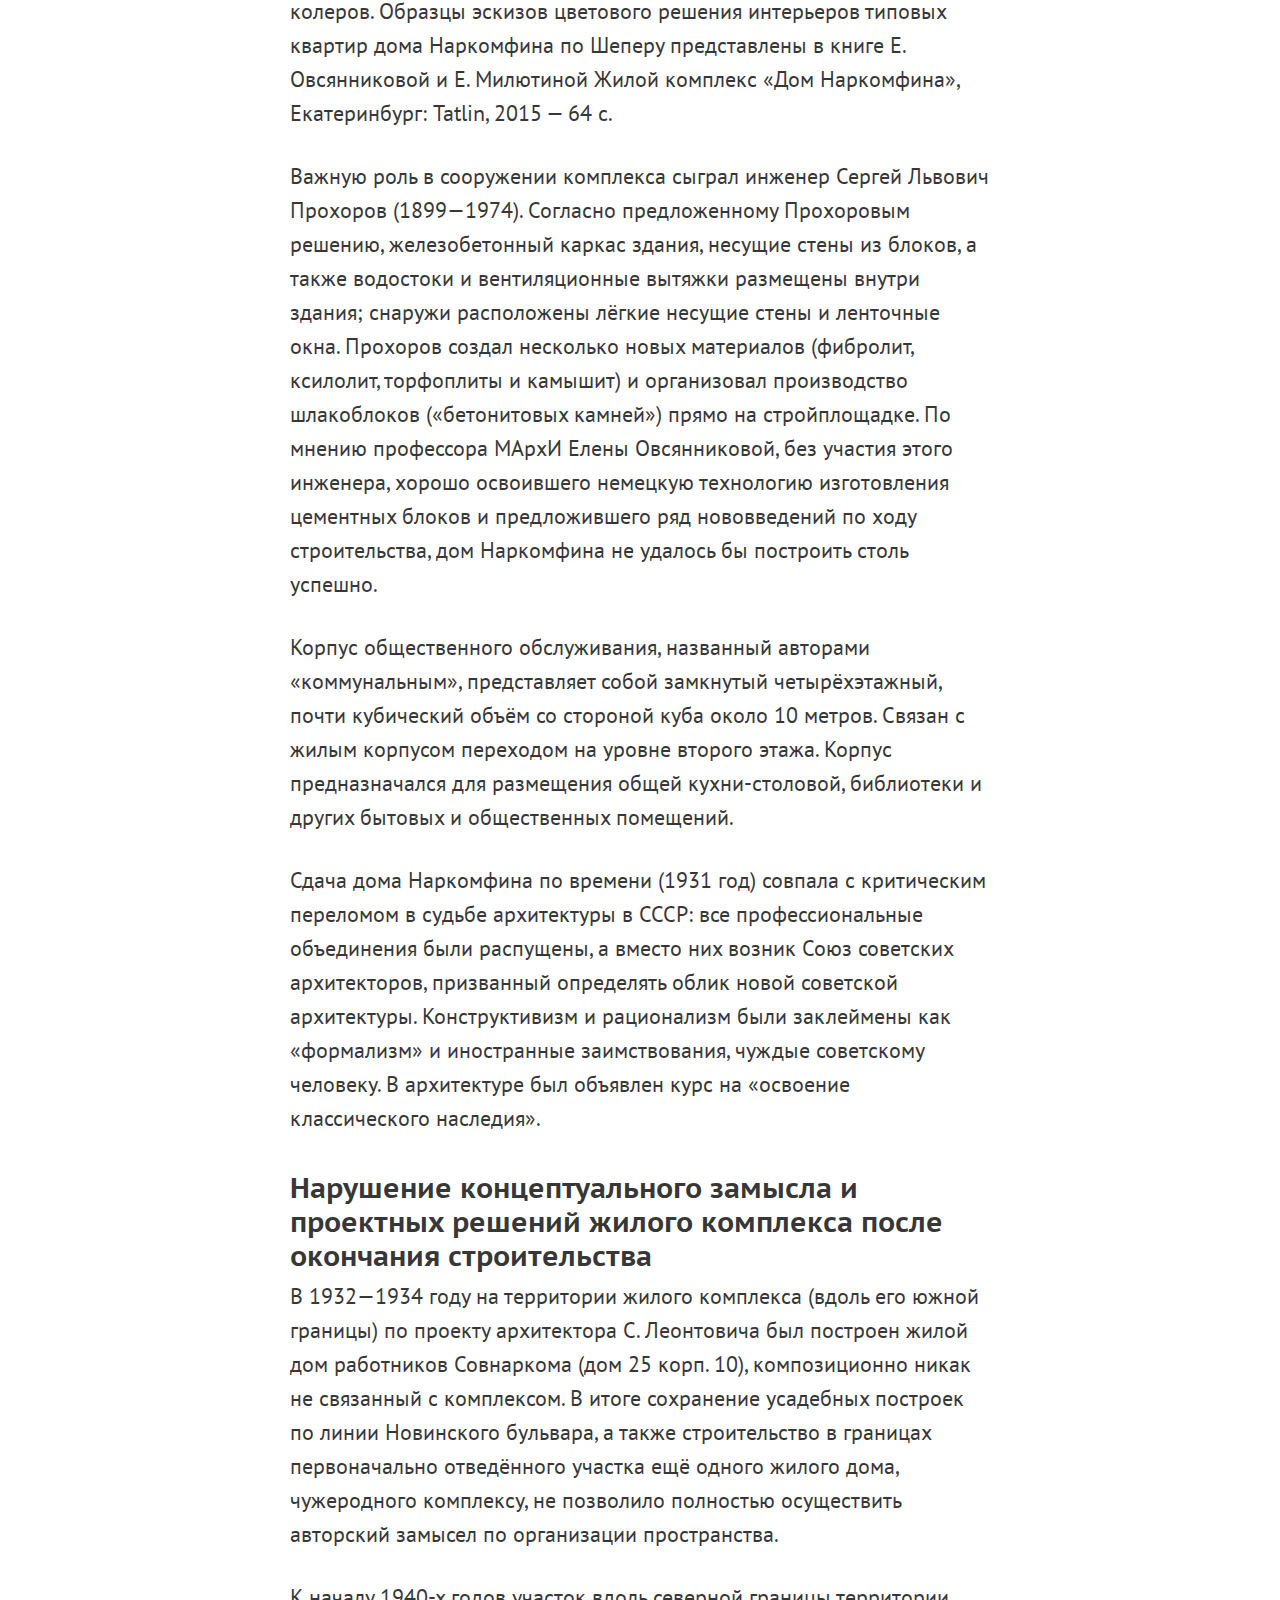
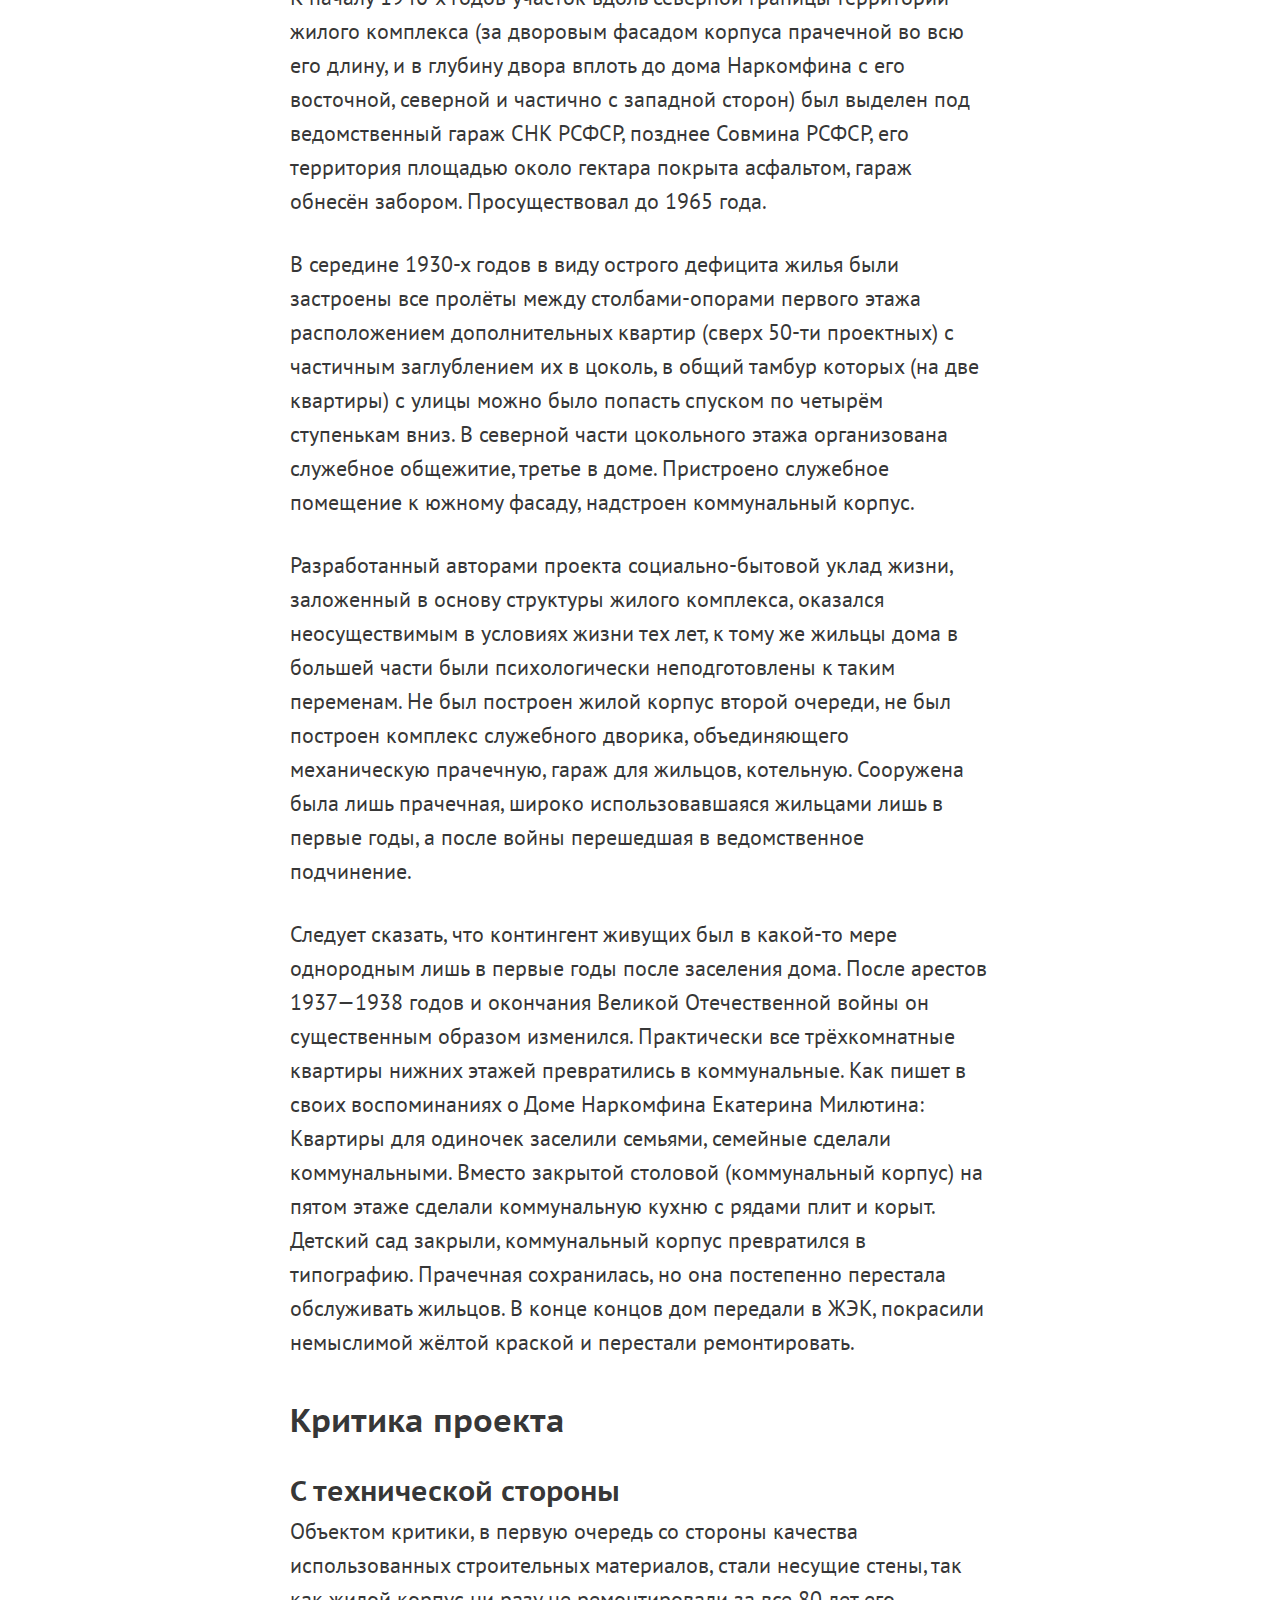
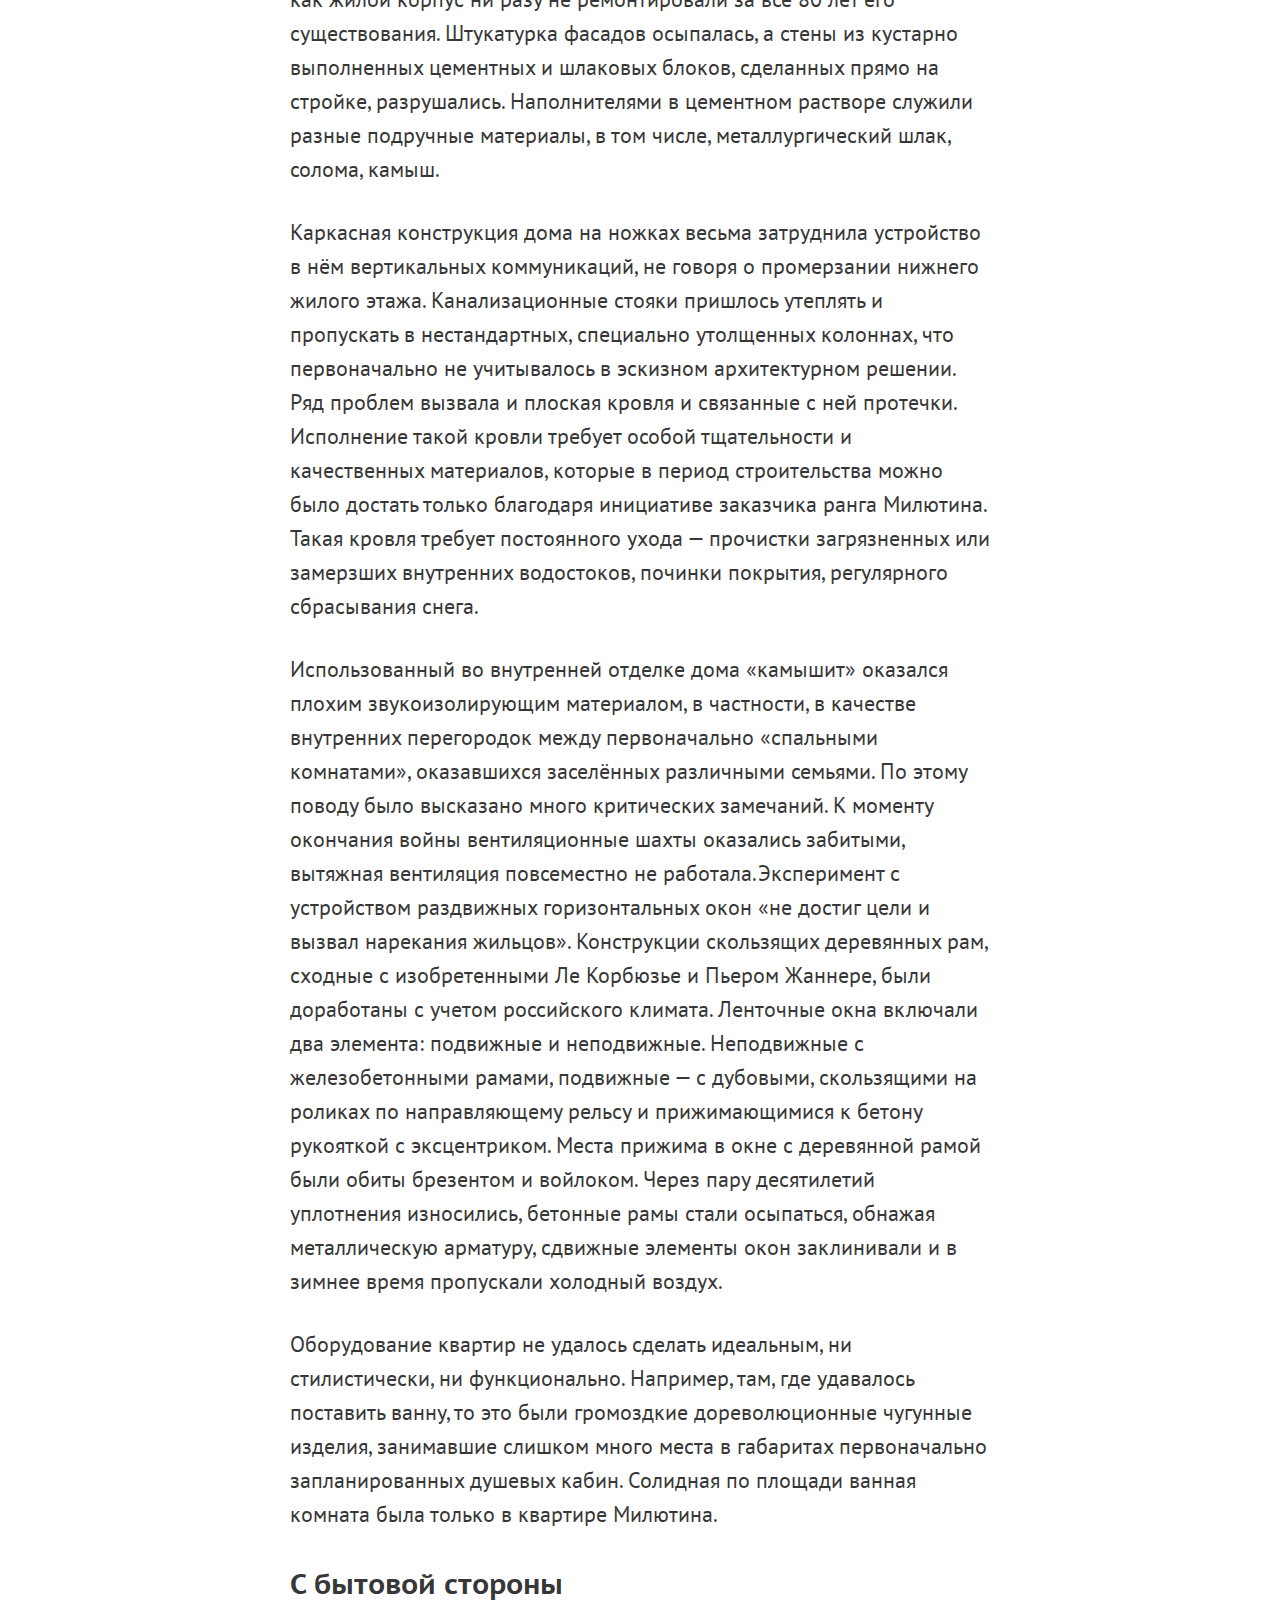
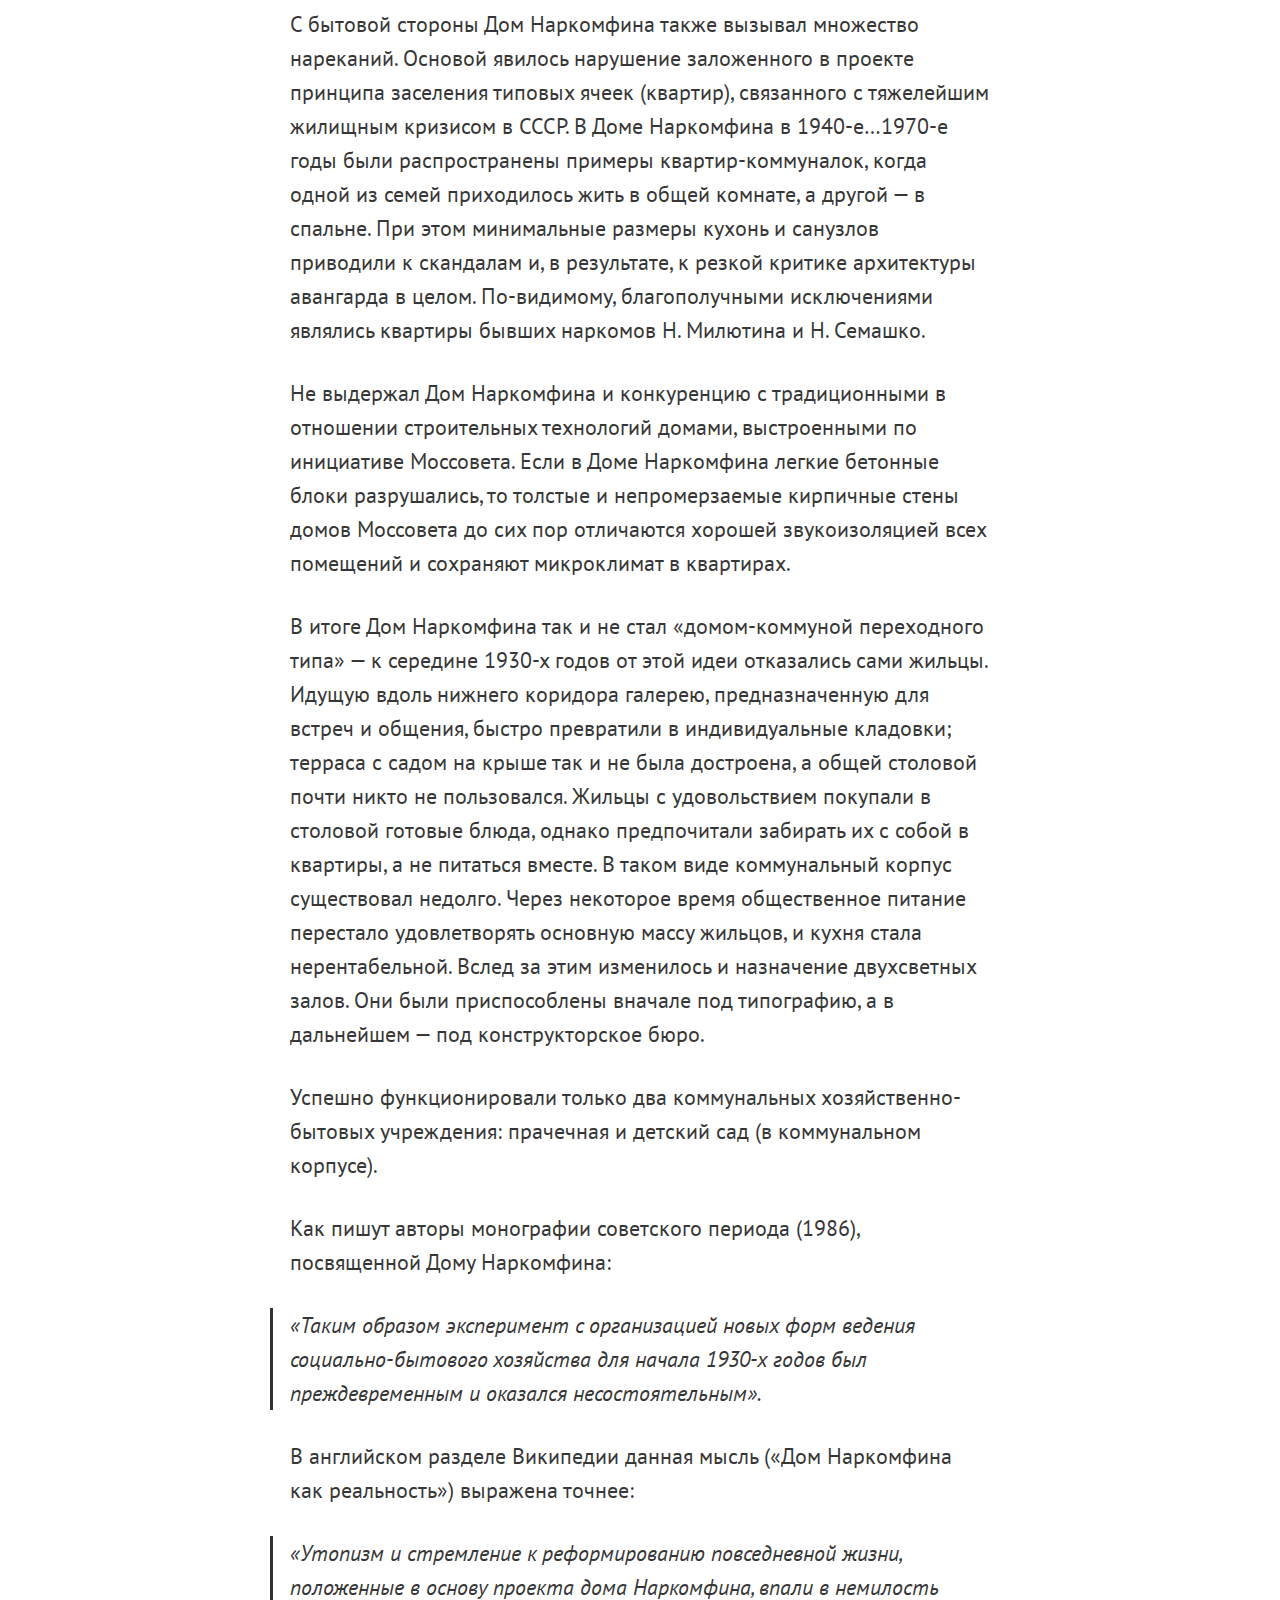
<file: posts/narkomfin.html>
<!DOCTYPE html>
<html>
  <head>
    <meta charset="utf-8">
    <meta name="viewport" content="width=device-width">

    <title>Дом Наркомфина - Wikimedium</title>

    <meta name="description" content="Статья дом Наркомфина из Википедии, свёрстанная студентами, для обучения основам веб-вёрстки в рамках образовательного проекта Hack Exchange.">
    <meta name="keywords" content="hack, exchange, html, css, javascript, hse, design, rap, yo, punk">

    <meta property="og:type" content="article">
    <meta property="og:url" content="http://wikimedium.hack.exchange/posts/narkomfin.html">
    <meta property="og:title" content="Дом Наркомфина - Wikimedium">
    <meta property="og:description" content="Статья дом Наркомфина из Википедии, свёрстанная студентами, для обучения основам веб-вёрстки в рамках образовательного проекта Hack Exchange.">
    <meta property="og:image" content="http://wikimedium.hack.exchange/images/posts/narkomfin.jpg">

    <link rel="icon" type="image/x-icon" href="../favicon.ico" />
    <link rel="icon" type="image/png"    href="../favicon.png" />

    <link rel="stylesheet" href="../stylesheets/style.css">
    <script src="../javascripts/jquery-3.1.1.js" charset="utf-8"></script>
    <script src="../javascripts/sidebar.js" charset="utf-8"></script>
    <script src="../javascripts/social-likes.min.js" charset="utf-8"></script>
  </head>
  <body>

    <nav class="menubar">
      <a class="logo" href="../posts.html"></a>
      <a class="about" href="../index.html">О проекте</a>
    </nav>

    <nav class="sidebar">
      <ul>
        <li>
          <a href="#s1">Дом Наркомфина</a>
        </li>

        <li>
          <a href="#s2">История создания</a>
        </li>

        <li>
          <a href="#s3">Идеология</a>
        </li>

        <li>
          <a href="#s4">Архитектура</a>
          <ul>
            <li>
              <a href="#s4s1">Пространственная организация жилого комплекса</a>
            </li>

            <li>
              <a href="#s4s2">Архитектура жилого дома</a>
            </li>

            <li>
              <a href="#s4s3">Проектные и технологические решения дома Наркомфина</a>
            </li>

            <li>
              <a href="#s4s4">Нарушение концептуального замысла и проектных решений жилого комплекса после окончания строительства</a>
            </li>
          </ul>
        </li>

        <li>
          <a href="#s5">Критика проекта</a>
          <ul>
            <li>
              <a href="#s5s1">С технической стороны</a>
            </li>

            <li>
              <a href="#s5s2">С бытовой стороны</a>
            </li>
          </ul>
        </li>

        <li>
          <a href="#s6">Известные жители</a>
        </li>

        <li>
          <a href="#s7">Современное состояние памятника</a>
        </li>

        <li>
          <a href="#s8">Интересные факты о Доме Наркомфина</a>
        </li>
      </ul>
    </nav>

    <article>
      <h1 id="s1">Дом Наркомфина</h1>
      <p>Жилой дом переходного типа, построенный в <a target="_blank" href="https://ru.wikipedia.org/wiki/1930_%D0%B3%D0%BE%D0%B4">1930 году</a> по проекту архитекторов <a target="_blank" href="https://ru.wikipedia.org/wiki/%D0%93%D0%B8%D0%BD%D0%B7%D0%B1%D1%83%D1%80%D0%B3,_%D0%9C%D0%BE%D0%B8%D1%81%D0%B5%D0%B9_%D0%AF%D0%BA%D0%BE%D0%B2%D0%BB%D0%B5%D0%B2%D0%B8%D1%87">Моисея Гинзбурга</a> и <a target="_blank" href="https://ru.wikipedia.org/wiki/%D0%9C%D0%B8%D0%BB%D0%B8%D0%BD%D0%B8%D1%81,_%D0%98%D0%B3%D0%BD%D0%B0%D1%82%D0%B8%D0%B9_%D0%A4%D1%80%D0%B0%D0%BD%D1%86%D0%B5%D0%B2%D0%B8%D1%87">Игнатия Милиниса</a> для работников <a target="_blank" href="https://ru.wikipedia.org/wiki/%D0%9D%D0%B0%D1%80%D0%BE%D0%B4%D0%BD%D1%8B%D0%B9_%D0%BA%D0%BE%D0%BC%D0%B8%D1%81%D1%81%D0%B0%D1%80%D0%B8%D0%B0%D1%82_%D1%84%D0%B8%D0%BD%D0%B0%D0%BD%D1%81%D0%BE%D0%B2">Народного комиссариата финансов СССР (Наркомфина)</a>. Находится в Москве на <a target="_blank" href="https://ru.wikipedia.org/wiki/%D0%9D%D0%BE%D0%B2%D0%B8%D0%BD%D1%81%D0%BA%D0%B8%D0%B9_%D0%B1%D1%83%D0%BB%D1%8C%D0%B2%D0%B0%D1%80">Новинском бульваре</a> по адресу дом № 25, корпус 1. Дом Наркомфина является памятником архитектуры <a target="_blank" href="https://ru.wikipedia.org/wiki/%D0%9A%D0%BE%D0%BD%D1%81%D1%82%D1%80%D1%83%D0%BA%D1%82%D0%B8%D0%B2%D0%B8%D0%B7%D0%BC_(%D0%B8%D1%81%D0%BA%D1%83%D1%81%D1%81%D1%82%D0%B2%D0%BE)">конструктивизма</a>.</p>
      <p>Здание находится в аварийном состоянии и уже трижды включалось в список «100 главных зданий мира, которым грозит уничтожение».</p>


      <img src="../images/posts/narkomfin.jpg" alt="Дом Наркомфина" />
      <h2 id="s2">История создания</h2>
      <p>Дом Наркомфина построен по проекту одного из идеологов советского конструктивизма Моисея Гинзбурга, в соавторстве с архитектором Игнатием Милинисом и инженером Сергеем Прохоровым. Ранее, в конце 1925 года была образована творческая организация конструктивистов, названная <a target="_blank" href="https://ru.wikipedia.org/wiki/%D0%9E%D0%B1%D1%8A%D0%B5%D0%B4%D0%B8%D0%BD%D0%B5%D0%BD%D0%B8%D0%B5_%D1%81%D0%BE%D0%B2%D1%80%D0%B5%D0%BC%D0%B5%D0%BD%D0%BD%D1%8B%D1%85_%D0%B0%D1%80%D1%85%D0%B8%D1%82%D0%B5%D0%BA%D1%82%D0%BE%D1%80%D0%BE%D0%B2">Объединением современных архитекторов</a> (ОСА). Эта организация оказала значительное влияние на развитие теоретической мысли и ряд наработанных в ней решений позднее был использован при строительстве жилого комплекса.</p>

      <h2 id="s3">Идеология</h2>
      <p>Несмотря на то, что дом Наркомата финансов часто именуется «домом-коммуной», автор проекта М. Гинзбург считал его «домом переходного типа» (от «буржуазного» дома к «социалистической» коммуне), поскольку в нём не полностью уничтожалась семейная структура, как это предполагалось в домах-коммунах. Называя его так, Гинзбург имел в виду, что обитатели оценят удобства общественного обслуживания и постепенно перейдут к новому бытовому укладу.</p>
      <p>В отличие от домов-коммун в основе замысла Дома Наркомфина была идея создания комфортной жилой среды. Его структура намного богаче, чем структура многих других имевшихся тогда аналогов. Авторам проекта Гинзбургу и Милинису удалось скомпоновать жилые ячейки в единый корпус настолько необычно, что это заинтересовало даже самого <a target="_blank" href="https://ru.wikipedia.org/wiki/%D0%9B%D0%B5_%D0%9A%D0%BE%D1%80%D0%B1%D1%8E%D0%B7%D1%8C%D0%B5">Ле Корбюзье</a>, побывавшего в Доме Наркомфина и посетившего лично квартиру Милютина.</p>
      <p>Идея комфортабельного жилища нового типа требовала не только иной функциональной организации, но и нового пространственного воплощения.</p>
      <p>В конце 1920-х — начале 1930-х годов было построено шесть экспериментальных «коммунальных» домов переходного типа, причём три из них разработаны при непосредственном участии М. Гинзбурга как автора проекта.</p>

      <h2 id="s4">Архитектура</h2>
      <p>Под строительство дома для работников Наркомата финансов была отведена территория двух усадеб, выходивших на Новинский бульвар. Все планы застройки отведенного участка предусматривали полный снос существующих домов и дворов, включая флигели и двор дома Шаляпина. В конечном итоге ни одно строение ради дома Наркомфина не снесли.</p>
      <p>В проектной документации дом именовался 2-м домом СНК и планировался как многофункциональный комплекс, состоящий из четырёх корпусов, выполняющих разные функции: жилой комплекс, коммунальный центр (в свою очередь, включающий в себя столовую, физкультурный и читальный залы), детский корпус (детский сад и ясли) — он не был построен и впоследствии частично занял корпус столовой и библиотеки, и самостоятельного служебного двора с размещенными на его территории механической прачечной, сушилкой, гаражом и др. Дом должна была окружать обширная парковая территория.</p>

      <h3 id="s4s1">Пространственная организация жилого комплекса</h3>
      <p>Пространство перед общественным корпусом композиционно выделялось квадратной площадкой, на которой планировалось разместить небольшое здание для детского сада. Все три объёма, различные по массам, строго ритмически уравновешенные, увязанные между собой, составляли композиционное ядро комплекса, сбалансированное в пространстве корпусом прачечной, ориентированным на Новинский бульвар. Перед прачечной также была устроена квадратная площадка, служившая своеобразным парадным пространством, связывающим комплекс с городом. Корпус прачечной так же, как и жилой дом, был частично поднят на колоннах, что освобождало для прохода пространство первого этажа. Пройдя под корпусом прачечной через «парадный двор» перед входом с Новинского бульвара, по диагональной аллее можно было попасть в общественную зону комплекса или по другой аллее через жилой корпус в уровне «открытого» первого этажа — в парк за домом, где была организована своеобразная видовая площадка.</p>
      <p>Основной объём жилого дома Гинзбург расположил на территории двух усадебных садов, отмечая в пояснительной записке к проекту:</p>
      <blockquote>
        «В виду неровности участка, вызывающего в подобных случаях устройство большой поверхности цоколя, в настоящем случае дом поднят в большей своей части на высоту 2,5 метров на отдельных столбах, что является более экономичным и, кроме того, сохраняет нетронутой площадь парка».
      </blockquote>
      <p>Функциональные характеристики будущего здания были определены техническим заданием, составленным <a target="_blank" href="https://ru.wikipedia.org/wiki/%D0%9C%D0%B8%D0%BB%D1%8E%D1%82%D0%B8%D0%BD,_%D0%9D%D0%B8%D0%BA%D0%BE%D0%BB%D0%B0%D0%B9_%D0%90%D0%BB%D0%B5%D0%BA%D1%81%D0%B0%D0%BD%D0%B4%D1%80%D0%BE%D0%B2%D0%B8%D1%87">Николаем Милютиным</a>, который в указанные годы (1924—1929) исполнял обязанности наркома финансов РСФСР и выступал в качестве заказчика жилого комплекса. Сметная стоимость строительства составила 10 млн рублей.</p>

      <h3 id="s4s2">Архитектура жилого дома</h3>
      <p>Подлинным новаторством для конца 1920-х годов была архитектура жилого корпуса. Она была настолько необычна и впечатляюща, что лишь немногие смогли увидеть в ней образ жилого дома будущего, черты которого он, безусловно, содержал.</p>
      <p>Жилой корпус представляет собой шестиэтажное здание длиной 85 м и высотой 17 м. Ориентация здания на запад и восток. В торцах здания расположены лестничные клетки, всего две на всю длину. Первый этаж, высотой 2,5 метра, состоит из круглых столбов — элементов каркаса здания, что было связано со стремлением сохранить парковую территорию и с убеждённостью Гинзбурга в том, что первые этажи менее пригодны для жилья.</p>
      <p>За счет колонн первого этажа и открытого пространства между ними создавалось зрительное впечатление, что корпус как бы приподнят над землей. Это, вместе с надстройкой-мостиком на плоской крыше и белоснежным цветом фасадов, придавало ему сходство с кораблем, что и закрепилось в неофициальном названии дома — «дом-корабль» или, по Е. Милютиной, «дом-пароход».</p>
      <p>По второму и пятому этажам здания лестницы связаны широкими, около 4 м, коридорами, освещёнными с восточной стороны горизонтальными лентами окон. В квартиры жильцы попадают из этих коридоров.</p>
      <p>Дом был задуман как «коммунальный» с изолированными квартирами на 50 семей, общей численностью около 200 человек, и имеющимся общественным обслуживанием. В своем проекте авторы поставили задачу сохранения только социально-бытовых условий переходного типа (например, несмотря на наличие общей столовой, в квартирах сохранялись маленькие кухни).</p>
      <p>Весь шестиэтажный объём здания разбит по горизонтали на две части. Нижние три этажа отведены под квартиры большой площади, в которых должны были проживать семьи, сохранившие более полно свой старый бытовой уклад. Поэтому здесь имелась маленькая кухня, позволяющая индивидуально приготовлять пищу. Верхние три этажа занимают малометражные квартиры на одного или двух человек — так называемая ячейка Стройкома РСФСР тип «F». Все квартиры двухэтажные с входами из одного коридора пятого этажа. Квартиры имели две планировки: либо с лестницей от входа наверх (в двухэтажную гостиную со стеклянной стенкой) и опять наверх (в спальню), либо с длинной лестницей вниз, в такую же гостиную и спальню, расположенные на одном уровне. Таким образом каждая квартира состоит из двух частей. Одна часть её имеет высоту 3,6 м, другая — 2,3 м. Последняя представляет собой спальную нишу, она освещена прямым светом: имеется небольшая душевая кабина с умывальником. В каждой квартире есть отдельная передняя и туалет, расположенный у самого входа. В малометражных квартирах нет кухонь. Жилая комната оборудована небольшим «кухонным элементом» для индивидуального приготовления пищи. Площадь каждой ячейки составляет 33—34 м², но её кубатура благодаря многоярусной планировке соответствует кубатуре квартиры, в полтора раза большей по площади.</p>
      <p>Квартиры нижних этажей трехкомнатные. Жилая площадь в них примерно 57-60 кв. м. Как и малометражные, они двухъярусные. В нижнем ярусе каждой квартиры размещены передняя, кухня и общая жилая комната двойной высоты. Из передней вход в общую, высотой 5 м, комнату, площадь которой равна 25 кв. м. Из передней же внутренняя лестница ведет во второй ярус. Здесь две спальни, ванная и туалет. Спальни отделены узкой площадкой с галереей, открывающейся в общую жилую комнату. Высота помещения второго яруса 2,3 м.</p>
      <p>В обоих концах жилого корпуса, по обе стороны лестницы со входом непосредственно с лестничной клетки, размещены квартиры «2F» (соединенные по две ячейки «F»), и занимающие площадь, равную двум сдвоенным малометражным квартирам (кв. 14 и 29). В этих квартирах две жилые комнаты высотой 3 м. Передняя, ванная, туалет, кухня и столовая имеют высоту 2,3 м. По существу, это обычные (одноярусные) квартиры с несколько непривычным распределением высот, а потому и с более интересным пространственным решением.</p>
      <p>И наконец, в самой верхней части дома, на уровне плоской крыши, сделано несколько комнат типа общежития, где реализовны опубликованные Н. Милютиным в «Соцгороде» жилые ячейки на одного человека. Часть из них — на одного человека, часть — на двух. Между каждой парой комнат расположены душевая и умывальная комнаты.</p>
      <p>Здание включает в себя около десятка типов квартир, в том числе:</p>
      <ul>
        <li>Квартира типа F — основное количество жилых ячеек в доме минимального размера. В одни из них можно попасть из остекленной галереи или коридора, спускаясь по внутриквартирной лестнице в общую комнату, а в другие — поднимаясь в неё также по аналогичной лестнице.</li>
        <li>Квартира типа K — 8 квартир для больших семей располагались в центральной части дома между лестничными клетками. Квартиры представляли собой двухъярусные жилые ячейки высотой каждого этажа 2,3 метра, при этом часть квартиры имела высоту потолка 4,6 метра, и в ней находилась общая жилая комната, выполняющая функции гостиной. На нижнем ярусе были устроены коридор, передняя, терраса и кухня, а в верхнем — две спальни размером 19,9 и 12,1 м². Кроме открытой террасы на втором этаже, для отдыха на воздухе и принятия солнечных ванн была предназначена также плоская крыша с разбитым на ней цветником.</li>
        <li>Квартира типа 2F. Сочетание разных жилых ячеек позволило избежать повторения галерей и коридоров на каждом этаже и сделать их светлыми, а во всех квартирах обеспечить сквозное проветривание.</li>
      </ul>
      <p>Фасады жилого корпуса выглядят по разному, с восточной стороны, от Садового кольца — длинные ленточные окна и открытая галерея второго этажа. С противоположной западной стороны иная картина: большие квадраты остекления двухсветных общих комнат-гостиных и небольшие окна кухонь. В результате все спальни в доме ориентированы на утреннее солнце, а гостиные на вечернее.</p>
      <p>Принцип компоновки жилых ячеек, подобный применённому в проекте дома Наркомфина, был реализован в ряде проектов и на Западе, в частности, в построенном в Бреслау (<a target="_blank" href="https://ru.wikipedia.org/wiki/%D0%92%D1%80%D0%BE%D1%86%D0%BB%D0%B0%D0%B2">Вроцлаве</a>) по проекту <a target="_blank" href="https://ru.wikipedia.org/wiki/%D0%A8%D0%B0%D1%80%D1%83%D0%BD,_%D0%93%D0%B0%D0%BD%D1%81_%D0%91%D0%B5%D1%80%D0%BD%D1%85%D0%B0%D1%80%D0%B4">Ганса Шаруна</a> общежитии для холостых (1929 год). Наличие коридора, обслуживающего несколько уровней, характерно для жилых единиц Ле Корбюзье.</p>
      <p>Обследование дома Наркомфина, проведенное в 1994 году профессором МАрхИ <a target="_blank" href="https://ru.wikipedia.org/wiki/%D0%9E%D0%B2%D1%81%D1%8F%D0%BD%D0%BD%D0%B8%D0%BA%D0%BE%D0%B2%D0%B0,_%D0%95%D0%BB%D0%B5%D0%BD%D0%B0_%D0%91%D0%BE%D1%80%D0%B8%D1%81%D0%BE%D0%B2%D0%BD%D0%B0">Еленой Овсянниковой</a> и швейцарскими студентами из Женевы, которыми руководил Жан-Клод Люди, показало, что его внутренняя структура оказалась ещё сложнее, чем было заявлено в проекте. Нестандартные квартиры, как оказалось, были на каждом этаже, хотя большинство их — типовые. Общее число вариантов жилых ячеек могло доходить до одиннадцати (включая помещение для консьержа, «студию» на верхнем этаже, общежитие на кровле и пентхаус самого Милютина). Характерно, что в конце коридора пятого этажа находилась общая кухня, организованная уже в 1940-е годы, а из самого коридора был доступ в чуланы для хранения вещей, не всегда помещавшихся в ячейки «F».</p>

      <h3 id="s4s3">Проектные и технологические решения дома Наркомфина</h3>
      <p>Дом был возведен в 1928—1930 годах с применением новинок тогдашней строительной индустрии, в том числе цельнолитого железобетона (выдержавшего впоследствии и бомбежки и многолетнее отсутствие ремонта), а также новых материалов. Он построен на колоннах, это висячая (каркасная) конструкция, что создает устойчивость при оползнях и колебаниях почвы — под домом течет подземная река Синичка, заключенная в трубу. Несущий каркас с сеткой круглых в плане колонн диаметром 350 мм связан в продольном и поперечном направлениях железобетонными прогонами. Наружные стены, являющиеся по сути облегченными термоизоляционными щитами, отнесены на консолях от колонн каркаса, в результате чего колонны оказываются внутри здания. Технологические решения плоской кровли с системой водостоков, теплоизоляцией «торфоплитами» из прессованного торфа и гидроизоляцией битумом следовали схеме, разработанной ведущим германским специалистом по плоским крышам Эрнстом Маем.</p>
      <p>В доме Наркомфина в 1929 году был проведен эксперимент по цветовому решению квартир, которым руководил специалист из <a target="_blank" href="https://ru.wikipedia.org/wiki/%D0%91%D0%B0%D1%83%D1%85%D0%B0%D1%83%D1%81">Баухауса</a> профессор <a target="_blank" href="https://de.wikipedia.org/wiki/Hinnerk_Scheper">Хиннерк Шепер</a>. Шепер выполнил цветовое оформление интерьеров дома, для чего был на год откомандирован в Москву. Стены в квартирах не оклеивались обоями, а гладко окрашивались — теплые гаммы колеров для одних квартир и холодные для других. Теплая гамма была основана на оттенках жёлтого и охры, холодная — голубого и серого. Обе были реализованы в двух вариантах: сначала в сильной, а потом слабой насыщенностью колеров. Образцы эскизов цветового решения интерьеров типовых квартир дома Наркомфина по Шеперу представлены в книге Е. Овсянниковой и Е. Милютиной Жилой комплекс «Дом Наркомфина», Екатеринбург: Tatlin, 2015 — 64 с.</p>
      <p>Важную роль в сооружении комплекса сыграл инженер Сергей Львович Прохоров (1899—1974). Согласно предложенному Прохоровым решению, железобетонный каркас здания, несущие стены из блоков, а также водостоки и вентиляционные вытяжки размещены внутри здания; снаружи расположены лёгкие несущие стены и ленточные окна. Прохоров создал несколько новых материалов (фибролит, ксилолит, торфоплиты и камышит) и организовал производство шлакоблоков («бетонитовых камней») прямо на стройплощадке. По мнению профессора МАрхИ Елены Овсянниковой, без участия этого инженера, хорошо освоившего немецкую технологию изготовления цементных блоков и предложившего ряд нововведений по ходу строительства, дом Наркомфина не удалось бы построить столь успешно.</p>
      <p>Корпус общественного обслуживания, названный авторами «коммунальным», представляет собой замкнутый четырёхэтажный, почти кубический объём со стороной куба около 10 метров. Связан с жилым корпусом переходом на уровне второго этажа. Корпус предназначался для размещения общей кухни-столовой, библиотеки и других бытовых и общественных помещений.</p>
      <p>Сдача дома Наркомфина по времени (1931 год) совпала с критическим переломом в судьбе архитектуры в СССР: все профессиональные объединения были распущены, а вместо них возник Союз советских архитекторов, призванный определять облик новой советской архитектуры. Конструктивизм и рационализм были заклеймены как «формализм» и иностранные заимствования, чуждые советскому человеку. В архитектуре был объявлен курс на «освоение классического наследия».</p>

      <h3 id="s4s4">Нарушение концептуального замысла и проектных решений жилого комплекса после окончания строительства</h3>
      <p>В 1932—1934 году на территории жилого комплекса (вдоль его южной границы) по проекту архитектора С. Леонтовича был построен жилой дом работников Совнаркома (дом 25 корп. 10), композиционно никак не связанный с комплексом. В итоге сохранение усадебных построек по линии Новинского бульвара, а также строительство в границах первоначально отведённого участка ещё одного жилого дома, чужеродного комплексу, не позволило полностью осуществить авторский замысел по организации пространства.</p>
      <p>К началу 1940-х годов участок вдоль северной границы территории жилого комплекса (за дворовым фасадом корпуса прачечной во всю его длину, и в глубину двора вплоть до дома Наркомфина с его восточной, северной и частично с западной сторон) был выделен под ведомственный гараж СНК РСФСР, позднее Совмина РСФСР, его территория площадью около гектара покрыта асфальтом, гараж обнесён забором. Просуществовал до 1965 года.</p>
      <p>В середине 1930-х годов в виду острого дефицита жилья были застроены все пролёты между столбами-опорами первого этажа расположением дополнительных квартир (сверх 50-ти проектных) с частичным заглублением их в цоколь, в общий тамбур которых (на две квартиры) с улицы можно было попасть спуском по четырём ступенькам вниз. В северной части цокольного этажа организована служебное общежитие, третье в доме. Пристроено служебное помещение к южному фасаду, надстроен коммунальный корпус.</p>
      <p>Разработанный авторами проекта социально-бытовой уклад жизни, заложенный в основу структуры жилого комплекса, оказался неосуществимым в условиях жизни тех лет, к тому же жильцы дома в большей части были психологически неподготовлены к таким переменам. Не был построен жилой корпус второй очереди, не был построен комплекс служебного дворика, объединяющего механическую прачечную, гараж для жильцов, котельную. Сооружена была лишь прачечная, широко использовавшаяся жильцами лишь в первые годы, а после войны перешедшая в ведомственное подчинение.</p>
      <p>Следует сказать, что контингент живущих был в какой-то мере однородным лишь в первые годы после заселения дома. После арестов 1937—1938 годов и окончания Великой Отечественной войны он существенным образом изменился. Практически все трёхкомнатные квартиры нижних этажей превратились в коммунальные. Как пишет в своих воспоминаниях о Доме Наркомфина Екатерина Милютина: Квартиры для одиночек заселили семьями, семейные сделали коммунальными. Вместо закрытой столовой (коммунальный корпус) на пятом этаже сделали коммунальную кухню с рядами плит и корыт. Детский сад закрыли, коммунальный корпус превратился в типографию. Прачечная сохранилась, но она постепенно перестала обслуживать жильцов. В конце концов дом передали в ЖЭК, покрасили немыслимой жёлтой краской и перестали ремонтировать.</p>

      <h2 id="s5">Критика проекта</h2>
      <h3 id="s5s1">С технической стороны</h3>
      <p>Объектом критики, в первую очередь со стороны качества использованных строительных материалов, стали несущие стены, так как жилой корпус ни разу не ремонтировали за все 80 лет его существования. Штукатурка фасадов осыпалась, а стены из кустарно выполненных цементных и шлаковых блоков, сделанных прямо на стройке, разрушались. Наполнителями в цементном растворе служили разные подручные материалы, в том числе, металлургический шлак, солома, камыш.</p>
      <p>Каркасная конструкция дома на ножках весьма затруднила устройство в нём вертикальных коммуникаций, не говоря о промерзании нижнего жилого этажа. Канализационные стояки пришлось утеплять и пропускать в нестандартных, специально утолщенных колоннах, что первоначально не учитывалось в эскизном архитектурном решении. Ряд проблем вызвала и плоская кровля и связанные с ней протечки. Исполнение такой кровли требует особой тщательности и качественных материалов, которые в период строительства можно было достать только благодаря инициативе заказчика ранга Милютина. Такая кровля требует постоянного ухода — прочистки загрязненных или замерзших внутренних водостоков, починки покрытия, регулярного сбрасывания снега.</p>
      <p>Использованный во внутренней отделке дома «камышит» оказался плохим звукоизолирующим материалом, в частности, в качестве внутренних перегородок между первоначально «спальными комнатами», оказавшихся заселённых различными семьями. По этому поводу было высказано много критических замечаний. К моменту окончания войны вентиляционные шахты оказались забитыми, вытяжная вентиляция повсеместно не работала.Эксперимент с устройством раздвижных горизонтальных окон «не достиг цели и вызвал нарекания жильцов». Конструкции скользящих деревянных рам, сходные с изобретенными Ле Корбюзье и Пьером Жаннере, были доработаны с учетом российского климата. Ленточные окна включали два элемента: подвижные и неподвижные. Неподвижные с железобетонными рамами, подвижные — с дубовыми, скользящими на роликах по направляющему рельсу и прижимающимися к бетону рукояткой с эксцентриком. Места прижима в окне с деревянной рамой были обиты брезентом и войлоком. Через пару десятилетий уплотнения износились, бетонные рамы стали осыпаться, обнажая металлическую арматуру, сдвижные элементы окон заклинивали и в зимнее время пропускали холодный воздух.</p>
      <p>Оборудование квартир не удалось сделать идеальным, ни стилистически, ни функционально. Например, там, где удавалось поставить ванну, то это были громоздкие дореволюционные чугунные изделия, занимавшие слишком много места в габаритах первоначально запланированных душевых кабин. Солидная по площади ванная комната была только в квартире Милютина.</p>
      <h3 id="s5s2">С бытовой стороны</h3>
      <p>С бытовой стороны Дом Наркомфина также вызывал множество нареканий. Основой явилось нарушение заложенного в проекте принципа заселения типовых ячеек (квартир), связанного с тяжелейшим жилищным кризисом в СССР. В Доме Наркомфина в 1940-е…1970-е годы были распространены примеры квартир-коммуналок, когда одной из семей приходилось жить в общей комнате, а другой — в спальне. При этом минимальные размеры кухонь и санузлов приводили к скандалам и, в результате, к резкой критике архитектуры авангарда в целом. По-видимому, благополучными исключениями являлись квартиры бывших наркомов Н. Милютина и Н. Семашко.</p>
      <p>Не выдержал Дом Наркомфина и конкуренцию с традиционными в отношении строительных технологий домами, выстроенными по инициативе Моссовета. Если в Доме Наркомфина легкие бетонные блоки разрушались, то толстые и непромерзаемые кирпичные стены домов Моссовета до сих пор отличаются хорошей звукоизоляцией всех помещений и сохраняют микроклимат в квартирах.</p>
      <p>В итоге Дом Наркомфина так и не стал «домом-коммуной переходного типа» — к середине 1930-х годов от этой идеи отказались сами жильцы. Идущую вдоль нижнего коридора галерею, предназначенную для встреч и общения, быстро превратили в индивидуальные кладовки; терраса с садом на крыше так и не была достроена, а общей столовой почти никто не пользовался. Жильцы с удовольствием покупали в столовой готовые блюда, однако предпочитали забирать их с собой в квартиры, а не питаться вместе. В таком виде коммунальный корпус существовал недолго. Через некоторое время общественное питание перестало удовлетворять основную массу жильцов, и кухня стала нерентабельной. Вслед за этим изменилось и назначение двухсветных залов. Они были приспособлены вначале под типографию, а в дальнейшем — под конструкторское бюро.</p>
      <p>Успешно функционировали только два коммунальных хозяйственно-бытовых учреждения: прачечная и детский сад (в коммунальном корпусе).</p>
      <p>Как пишут авторы монографии советского периода (1986), посвященной Дому Наркомфина: </p>
      <blockquote> «Таким образом эксперимент с организацией новых форм ведения социально-бытового хозяйства для начала 1930-х годов был преждевременным и оказался несостоятельным».</blockquote>
      <p>В английском разделе Википедии данная мысль (<a target="_blank" href="https://en.wikipedia.org/wiki/Narkomfin_building#The_Narkomfin_building_as_reality">«Дом Наркомфина как реальность»</a>) выражена точнее:</p>
      <blockquote> «Утопизм и стремление к реформированию повседневной жизни, положенные в основу проекта дома Наркомфина, впали в немилость практически сразу по его завершении. С началом <a target="_blank" href="https://ru.wikipedia.org/wiki/%D0%9F%D0%B5%D1%80%D0%B2%D0%B0%D1%8F_%D0%BF%D1%8F%D1%82%D0%B8%D0%BB%D0%B5%D1%82%D0%BA%D0%B0">пятилетки</a> и консолидации власти Сталиным заложенные идеи коллективизма и феминизма были отвергнуты как левацкие и троцкистские».</blockquote>
      <h2 id="s6"> Известные жители</h2>
      <p>Дом заселялся в 1931 году, одновременно с заселением <a target="_blank" href="https://ru.wikipedia.org/wiki/%D0%94%D0%BE%D0%BC_%D0%BD%D0%B0_%D0%BD%D0%B0%D0%B1%D0%B5%D1%80%D0%B5%D0%B6%D0%BD%D0%BE%D0%B9">Дома на набережной</a>, ул. Серафимовича, д. 2, представителями советской номенклатуры республиканского уровня — чиновниками и функционерами второй руки. Наиболее заметные из них по своему положению занимали квартиры в верхних этажах и в торцах жилого корпуса. Позднее, в 1937—1938 годах, практически все они были осуждены и расстреляны как «враги народа» (см. Ссылки).</p>
      <ul>
        <li><a target="_blank" href="https://ru.wikipedia.org/wiki/%D0%9C%D0%B8%D0%BB%D1%8E%D1%82%D0%B8%D0%BD,_%D0%9D%D0%B8%D0%BA%D0%BE%D0%BB%D0%B0%D0%B9_%D0%90%D0%BB%D0%B5%D0%BA%D1%81%D0%B0%D0%BD%D0%B4%D1%80%D0%BE%D0%B2%D0%B8%D1%87">Н. А. Милютин</a> — в 1924—1929 годах наркомфин РСФСР, в 1929 году председатель Малого СНК — один из идеологов «новых форм социалистического жилища», автор монографии «Соцгород». Квартира Милютина, спроектированная им для своей семьи с согласия М. Гинзбурга, уже после возведения здания, находилась на крыше здания, в помещении, запланированном под вентиляционную камеру, оборудование для которой не было закуплено, из-за нехватки денег. Двухуровневая квартира — первый в мире «пентхауз».</li>
        <li><a target="_blank" href="https://ru.wikipedia.org/wiki/%D0%9A%D1%80%D1%8B%D0%BB%D0%B5%D0%BD%D0%BA%D0%BE,_%D0%9D%D0%B8%D0%BA%D0%BE%D0%BB%D0%B0%D0%B9_%D0%92%D0%B0%D1%81%D0%B8%D0%BB%D1%8C%D0%B5%D0%B2%D0%B8%D1%87">Н. В. Крыленко</a>, кв. 46 — нарком юстиции СССР.</li>
        <li><a target="_blank" href="https://ru.wikipedia.org/wiki/%D0%90%D0%BD%D1%82%D0%BE%D0%BD%D0%BE%D0%B2-%D0%9E%D0%B2%D1%81%D0%B5%D0%B5%D0%BD%D0%BA%D0%BE,_%D0%92%D0%BB%D0%B0%D0%B4%D0%B8%D0%BC%D0%B8%D1%80_%D0%90%D0%BB%D0%B5%D0%BA%D1%81%D0%B0%D0%BD%D0%B4%D1%80%D0%BE%D0%B2%D0%B8%D1%87">В. А. Антонов-Овсеенко</a> кв. 49 — нарком юстиции РСФСР, с женой Софьей Ивановной Левиной.</li>
        <li><a target="_blank" href="https://ru.wikipedia.org/wiki/%D0%9A%D0%B0%D1%80%D0%BF,_%D0%A1%D0%B5%D1%80%D0%B3%D0%B5%D0%B9_%D0%91%D0%B5%D0%BD%D0%B5%D0%B4%D0%B8%D0%BA%D1%82%D0%BE%D0%B2%D0%B8%D1%87">С. Б. Карп</a>, кв. 47 — председатель Госплана РСФСР.</li>
        <li><a target="_blank" href="https://ru.wikipedia.org/wiki/%D0%A1%D0%BE%D0%BA%D0%BE%D0%BB%D0%BE%D0%B2,_%D0%9D%D0%B8%D0%BA%D0%BE%D0%BB%D0%B0%D0%B9_%D0%9A%D0%BE%D0%BD%D1%81%D1%82%D0%B0%D0%BD%D1%82%D0%B8%D0%BD%D0%BE%D0%B2%D0%B8%D1%87">Н. К. Соколов</a>, кв. 42 — председатель Правления Госбанка СССР.</li>
        <li><a target="_blank" href="https://ru.wikipedia.org/wiki/%D0%9B%D0%B8%D1%81%D0%B8%D1%86%D1%8B%D0%BD_%D0%9D%D0%B8%D0%BA%D0%BE%D0%BB%D0%B0%D0%B9_%D0%92%D0%B0%D1%81%D0%B8%D0%BB%D1%8C%D0%B5%D0%B2%D0%B8%D1%87">Н. В. Лисицын</a>, кв. 50 — нарком земледелия РСФСР.</li>
        <li>Герасимов Иван Семенович, кв. 51 — управляющий делами СНК РСФСР.</li>
        <li><a target="_blank" href="https://ru.wikipedia.org/wiki/%D0%A1%D1%83%D0%BB%D0%B8%D0%BC%D0%BE%D0%B2,_%D0%94%D0%B0%D0%BD%D0%B8%D0%B8%D0%BB_%D0%95%D0%B3%D0%BE%D1%80%D0%BE%D0%B2%D0%B8%D1%87">Д. Е. Сулимов</a>, кв. 45 — председатель СНК РСФСР.</li>
        <li>Лебедь Дмитрий Захарович, кв. 43 — зам. председателя Совнаркома РСФСР.</li>
        <li><a target="_blank" href="https://ru.wikipedia.org/wiki/%D0%A1%D0%B5%D0%BC%D0%B0%D1%88%D0%BA%D0%BE,_%D0%9D%D0%B8%D0%BA%D0%BE%D0%BB%D0%B0%D0%B9_%D0%90%D0%BB%D0%B5%D0%BA%D1%81%D0%B0%D0%BD%D0%B4%D1%80%D0%BE%D0%B2%D0%B8%D1%87">Н. А. Семашко</a> кв. 14 — бывший нарком здравоохранения РСФСР, с семьёй.</li>
        <li>Гуревич Моисей Григорьевич, кв. 41 — заместитель наркома здравоохранения РСФСР.</li>
        <li>Хронин Василий Никифорович, кв. 39 — заместитель наркома внутренней торговли РСФСР.</li>
        <li>Бухарцев Дмитрий Павлович, кв. 29 — кандидат экономических наук, корреспондент газеты «Известия» в Германии в 1930-е гг.</li>
        <li>Гордеев Михаил Григорьевич, кв. 27 — публицист, коллекционер живописи.</li>
        <li><a target="_blank" href="https://ru.wikipedia.org/wiki/%D0%9A%D0%B5%D0%BB%D0%B8%D0%BD,_%D0%9F%D0%B5%D1%82%D1%80_%D0%98%D0%B2%D0%B0%D0%BD%D0%BE%D0%B2%D0%B8%D1%87">П. И. Келин</a>, кв. ? — художник и преподаватель живописи, ближайший друг Н. А. Милютина.</li>
        <li><a target="_blank" href="https://ru.wikipedia.org/wiki/%D0%92%D0%B8%D1%88%D0%BD%D0%B5%D0%B2%D1%81%D0%BA%D0%B8%D0%B9,_%D0%90%D0%BB%D0%B5%D0%BA%D1%81%D0%B0%D0%BD%D0%B4%D1%80_%D0%90%D0%BB%D0%B5%D0%BA%D1%81%D0%B0%D0%BD%D0%B4%D1%80%D0%BE%D0%B2%D0%B8%D1%87_(%D1%81%D1%82%D0%B0%D1%80%D1%88%D0%B8%D0%B9)">А. А. Вишневский</a>, кв. ? (5 этаж) — доктор медицинских наук (1936), позднее главный хирург Советской армии.</li>
        <li><a target="_blank" href="https://ru.wikipedia.org/wiki/%D0%94%D0%B5%D0%B9%D0%BD%D0%B5%D0%BA%D0%B0,_%D0%90%D0%BB%D0%B5%D0%BA%D1%81%D0%B0%D0%BD%D0%B4%D1%80_%D0%90%D0%BB%D0%B5%D0%BA%D1%81%D0%B0%D0%BD%D0%B4%D1%80%D0%BE%D0%B2%D0%B8%D1%87">А. А. Дейнека</a> кв.18 — советский живописец, с женой Серафимой Лычевой.</li>
        <li><a target="_blank" href="https://ru.wikipedia.org/wiki/%D0%A1%D0%BE%D0%BB%D0%BE%D0%B2%D1%8C%D1%91%D0%B2,_%D0%92%D0%BB%D0%B0%D0%B4%D0%B8%D0%BC%D0%B8%D1%80_%D0%90%D0%BB%D0%B5%D0%BA%D1%81%D0%B0%D0%BD%D0%B4%D1%80%D0%BE%D0%B2%D0%B8%D1%87_(%D0%B4%D1%80%D0%B0%D0%BC%D0%B0%D1%82%D1%83%D1%80%D0%B3)">В. А. Соловьёв</a> — драматург.</li>
        <li>Гостынский Владимир Викторович, кв. ? (6 этаж) — начальник управления НКФ, ближайший помощник Н. Милютина, с семьей.</li>
        <li>Воскресенский Кирилл Александрович, кв. ? — ученый-биолог, основатель Беломорской биологической станции (1938).</li>
        <li>Жуков Савелий Григорьевич, кв. 11 — заместитель наркома Наркомата Совхозов РСФСР — репрессирован; далее</li>
        <li>Ольга Инсарова (Окорокова) — солистка Большого театра (меццо-сопрано) в 1943—1959 годах.</li>
        <li>Крючков Петр Петрович, кв. 13 — директор Музея А. М. Горького, с женой. После ареста семьи Крючковых в 1938 г. квартира № 13 перешла к семье Н. А. Семашко.</li>
        <li><a target="_blank" href="https://ru.wikipedia.org/wiki/%D0%91%D0%B3%D0%B0%D0%BD,_%D0%9E%D0%BB%D1%8C%D0%B3%D0%B0_%D0%9F%D0%B0%D0%B2%D0%BB%D0%BE%D0%B2%D0%BD%D0%B0">О. П. Бган</a> — советская актриса.</li>
      </ul>
      <p>С середины 1930-х годов дом № 25, корп. 1 стоял на балансе Совета народных комиссаров, с 1946 года — Совета Министров РСФСР вплоть до конца 1950-х годов. В конце 1950-х годов снят с баланса Совета Министров РСФСР и передан в общегородское подчинение (в ЖЭК).</p>
      <p>За 70 лет существования дома (на 2000 год) не было выполнено ни одного капитального ремонта. В конце 1970-х власти Москвы собирались сделать капремонт, для чего выселили тридцать квартир, но так и не успели.</p>

      <h2 id="s7">Современное состояние памятника</h2>
      <p>В настоящее время дом находится в неудовлетворительном техническом состоянии, которое оценивается экспертами как «критическое». Дом в большей части расселён (этот процесс начался в конце 1980-х годов), однако по состоянию на начало 2008 года там до сих пор проживают около 15 семей.</p>
      <p>В 2006 году дом Наркомфина был включён в «World monuments watch list of 100 most endangered sites» — Список памятников мировой культуры, находящихся под угрозой исчезновения. С 2010 года часть пустых квартир сдана в аренду под мастерские, либо жилые помещения, которые в основном заняла «творческая молодежь», небезразличная к архитектурному шедевру. Смена правительства Москвы никак не отразилась на статусе и состоянии памятника. Архитектор Алексей Гинзбург, внук автора первоначального проекта, подготовил проект реконструкции Дома наркомфина, предполагающий сохранение первоначальной планировки здания.</p>
      <p>Зима 2011—2012 годов практически разрушила «коммунальный блок». Доступ в некоторые части Дома, находящиеся в собственности города, небезопасен.</p>
      <p>Всего в доме на балансе 46 квартир, больше 30 из них принадлежат компании Александра Сенаторова, который начал скупать квартиры в 2006 году. Сенаторов утверждает, что планирует реставрацию дома. Впрочем, ясности, насколько это действительно будет реставрация, а не коммерческая перестройка, нет. По состоянию на март 2014 года из общей площади (около 4 тыс. кв. м) в собственности группы Сенаторова находится 2,2 тыс. кв. м, ещё 1,3 тыс. м² — на балансе мэрии Москвы, оставшиеся помещения — у пяти собственников квартир.</p>

      <h2 id="s8">Интересные факты о Доме Наркомфина</h2>
      <ul>
        <li>Дому Наркомфина посвящено огромное количество публикаций, как в российских, так и в зарубежных источниках. В западных источниках описания дома Наркомфина нередко сопровождается определениями «утопия» и «утопический» англ. utopian housing project. Вместе с тем, в отечественных источниках авторы, по крайней мере советского периода, старались избегать такой трактовки, привычно используя устоявшуюся лексику типа «эксперимент», «экспериментальный», «переходного типа» и т. п., как правило, не акцентируя внимание на его результатах.</li>
        <li>М. Я. Гинзбург никогда не жил в доме Наркомфина, несмотря на кочующие в Интернете легенды по этому поводу. В период отделки здания в одной из квартир находилась его мастерская, см. фото. По воспоминаниям старожилов, живших здесь ещё в 1950-х годах, при заселении дома Гинзбургу была предложена в нём квартира, но он отказался, отдав предпочтение жилью традиционной архитектуры.</li>
        <li>Факт отсутствия капитального ремонта дома (помимо окраски фасадов) за все 85 лет его существования никем не оспаривается, но повсеместно отсутствует его объяснение. Объясняется это просто: дом оказался неремонтопригодным. После войны 1941 — 1945 годов в архивах не оказалось детальных чертежей здания, а равным образом и чертежей коммуникаций водоснабжения, канализации и вентиляции. По данным Архнадзора, Гинзбург никогда не публиковал осуществленный вариант планов дома и не упоминал о наличии в нём квартиры Милютина. Как сообщает Е. Б. Овсянникова (2015), «чертежи, чудесным образом, были обнаружены в цюрихском архиве Ле Корбюзье».</li>
        <li>По количеству репрессированных жильцов в годы «большого террора» дом Наркомфина (он же 2-й дом СНК), вероятно, сопоставим лишь с 1-м домом СНК (<a target="_blank" href="https://ru.wikipedia.org/wiki/%D0%94%D0%BE%D0%BC_%D0%BD%D0%B0_%D0%BD%D0%B0%D0%B1%D0%B5%D1%80%D0%B5%D0%B6%D0%BD%D0%BE%D0%B9">Дом на набережной</a>). Жильцы (поголовно советская номенклатура республиканского уровня) не менее двадцати квартир были репрессированы. Практически все они были расстреляны, но были и отбывавшие срок приговора в ГУЛАГе. И в конце 1950-х в дом ещё наведывались взрослые дети семей, выселенные из дома в 37-м и 38-м годах, желавшие посмотреть на свои квартиры и на тех, кто в них теперь живёт.</li>
        <li>Сдача Дома Наркомфина (в 1931 году 2-й дом Совнаркома) по времени совпала с открытием 102-этажного небоскреба Эмпайр стейт билдинг в Нью-Йорке. Оба здания носили статусный характер, и каждое из них, в своей стране, являлось техническим, технологическим и культурным прорывом. Эмпайр стейт билдинг сохранил своё значение, и по сей день остается культурным символом Америки — «American cultural icon». Идеи и принципы, заложенные в проект Дома Наркомфина были преданы забвению сразу по его завершении. И нынешнее состояние дома лучше слов свидетельствует об истинной ценности идей обобществления, затем нормирования и распределения всего и вся, ради осуществления которых были уложены в землю миллионы людей.</li>
      </ul>
    </article>

    <footer class="share">
      <div class="social-likes social-likes_single" data-url="http://wikimedium.hack.exchange/posts/narkomfin.html" data-single-title="Поделиться">
      	<div class="facebook" title="Поделиться ссылкой на Фейсбуке">Facebook</div>
      	<div class="twitter" title="Поделиться ссылкой в Твиттере">Twitter</div>
      	<div class="vkontakte" title="Поделиться ссылкой во Вконтакте">Вконтакте</div>
      	<div class="odnoklassniki" title="Поделиться ссылкой в Одноклассниках">Одноклассники</div>
      </div>
    </footer>

  </body>
</html>
</file>
<file: stylesheets/style.css>
@import "reset.css";
@import url('https://fonts.googleapis.com/css?family=PT+Sans+Caption:400,700%7CPT+Sans:400,400i,700,700i&subset=cyrillic');
@import "social-likes_birman.css";

@import "layout.css";
@import "content.css";
@import "sidebar.css";
@import "menubar.css";
@import "posts.css";
@import "share.css";
@import "landing.css";
@import "ui.css";

@import "responsive.css";
</file>
